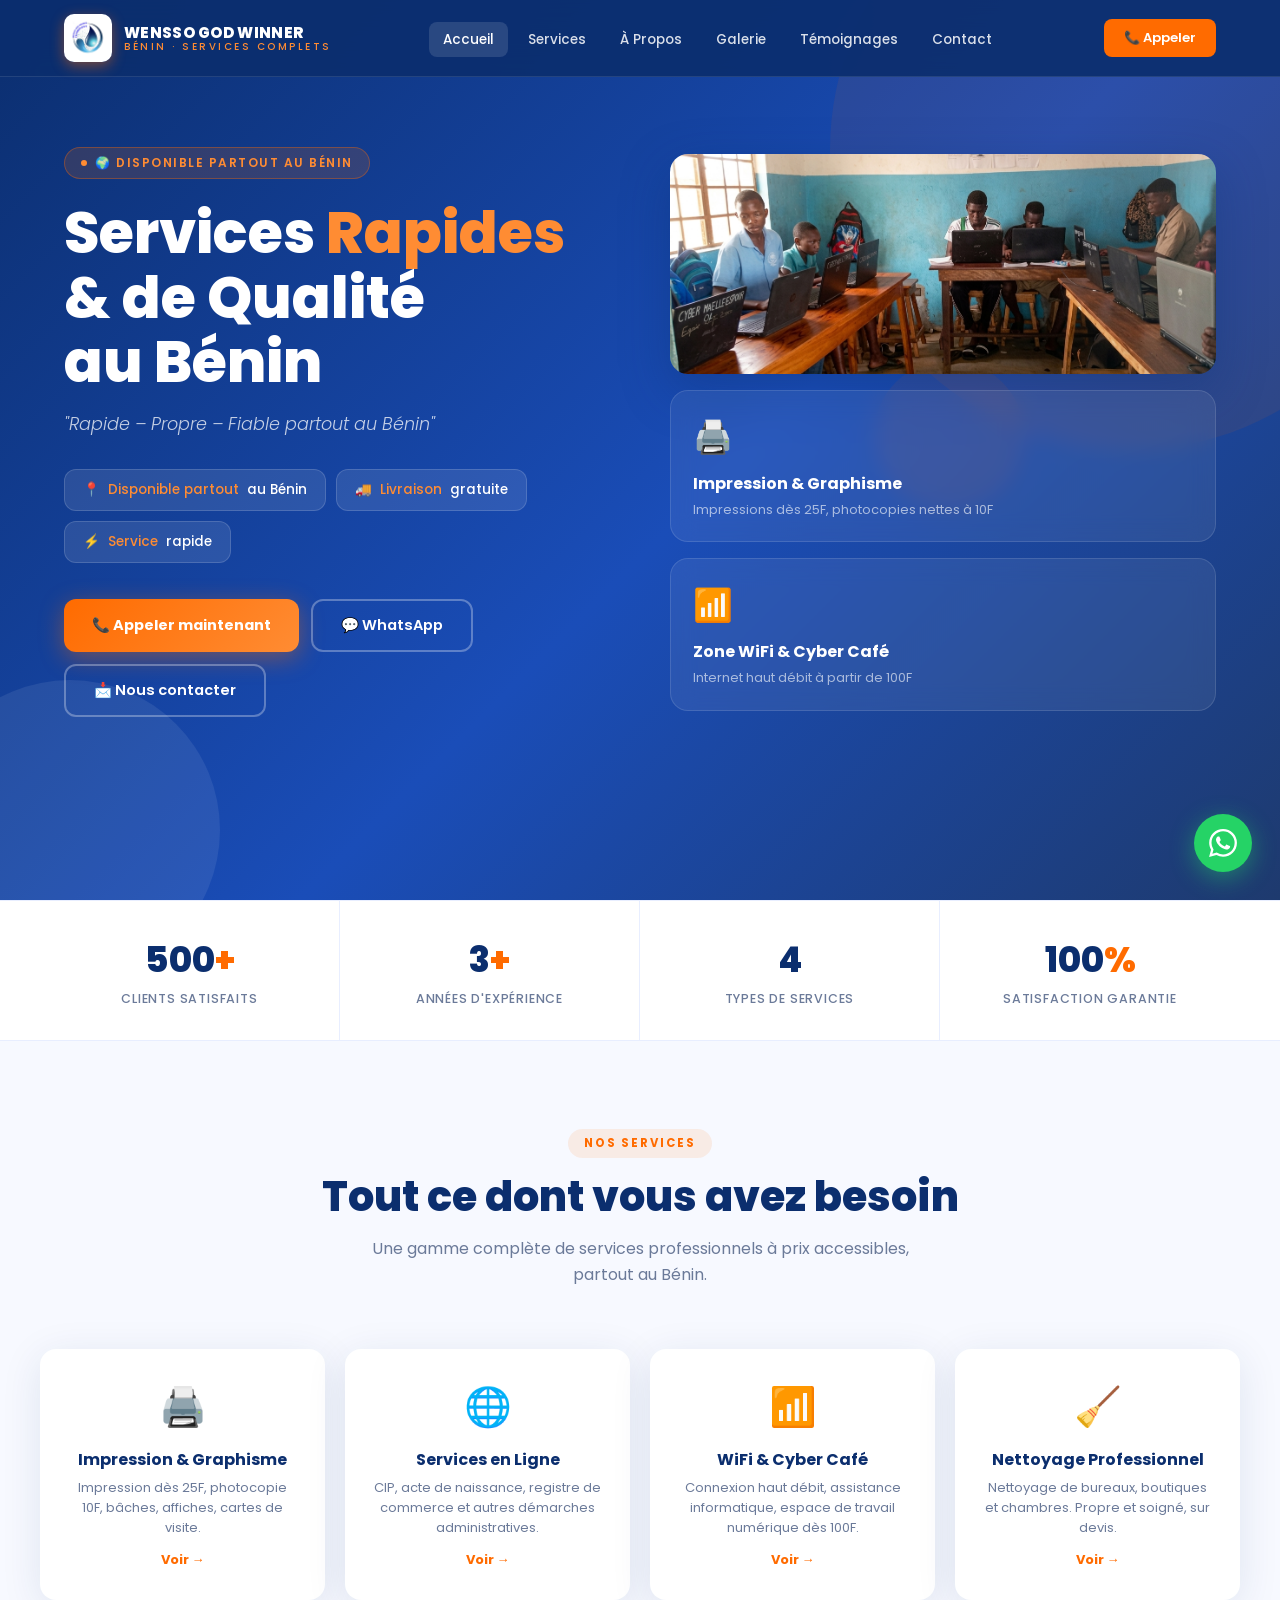
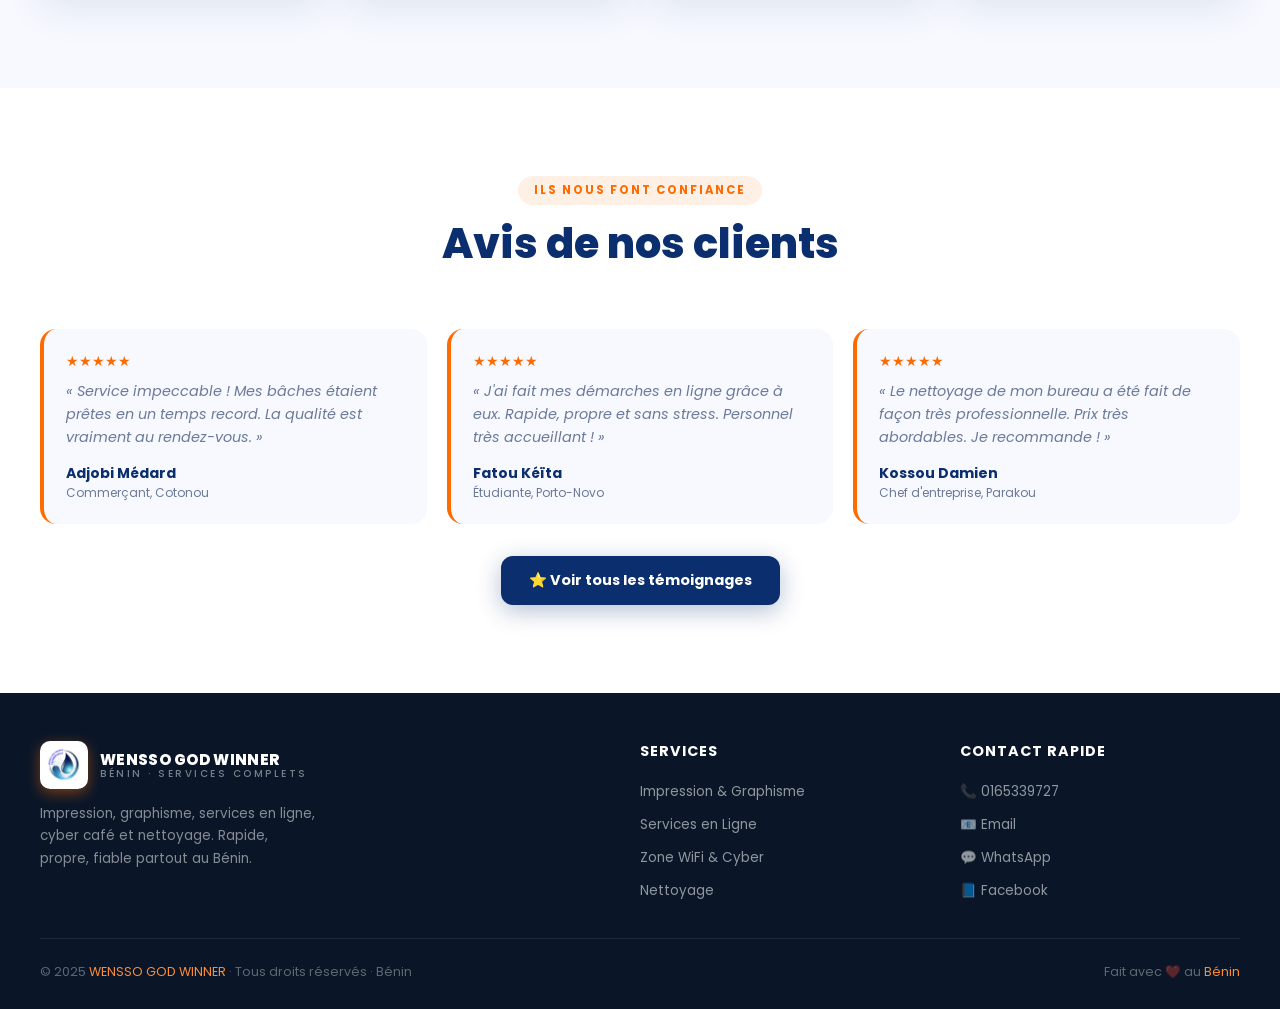
<file: index.html>
<!DOCTYPE html>
<html lang="fr">
<head>
<meta charset="UTF-8">
<meta name="viewport" content="width=device-width, initial-scale=1.0">
<title>WENSSO GOD WINNER – Accueil</title>
<link rel="stylesheet" href="style.css">
<style>
/* ─── HERO ─── */
#accueil{min-height:100vh;background:linear-gradient(135deg,var(--blue) 0%,var(--blue-mid) 55%,#1E3A6E 100%);position:relative;display:flex;align-items:center;overflow:hidden;padding-top:72px}
.hero-shapes{position:absolute;inset:0;pointer-events:none;overflow:hidden}
.hs{position:absolute;border-radius:50%;opacity:.08}
.hs1{width:600px;height:600px;background:var(--orange);top:-150px;right:-150px;animation:pulse 6s ease-in-out infinite}
.hs2{width:300px;height:300px;background:#fff;bottom:-80px;left:-80px;animation:pulse 8s ease-in-out infinite reverse}
.hs3{width:150px;height:150px;background:var(--orange);top:40%;right:20%;animation:pulse 5s ease-in-out infinite 1s}
.hero-grid{max-width:1200px;margin:auto;padding:60px 24px 80px;display:grid;grid-template-columns:1fr 1fr;gap:60px;align-items:center;position:relative;z-index:1}
.hero-badge{display:inline-flex;align-items:center;gap:8px;background:rgba(255,107,0,.15);border:1px solid rgba(255,107,0,.35);color:var(--orange-light);padding:6px 16px;border-radius:20px;font-size:12px;font-weight:600;letter-spacing:1.5px;text-transform:uppercase;margin-bottom:22px;animation:fadeUp .8s ease both}
.hero-badge::before{content:'';width:6px;height:6px;background:var(--orange-light);border-radius:50%;animation:blink 1.5s infinite}
h1{font-family:'Poppins',sans-serif;font-size:clamp(2.2rem,5vw,3.6rem);font-weight:800;color:#fff;line-height:1.12;margin-bottom:16px;animation:fadeUp .8s .1s ease both}
.hero-accent{color:var(--orange-light)}
.hero-slogan{font-size:1.1rem;color:rgba(255,255,255,.75);font-weight:300;margin-bottom:32px;font-style:italic;animation:fadeUp .8s .2s ease both}
.hero-pills{display:flex;flex-wrap:wrap;gap:10px;margin-bottom:36px;animation:fadeUp .8s .3s ease both}
.pill{background:rgba(255,255,255,.1);border:1px solid rgba(255,255,255,.15);color:#fff;padding:10px 18px;border-radius:12px;font-size:13.5px;font-weight:500;display:flex;align-items:center;gap:8px;backdrop-filter:blur(6px)}
.pill em{font-style:normal;color:var(--orange-light)}
.hero-btns{display:flex;flex-wrap:wrap;gap:12px;animation:fadeUp .8s .4s ease both}
.hero-visual{display:flex;flex-direction:column;gap:16px;animation:fadeRight .8s .2s ease both}
.hero-main-img{border-radius:18px;overflow:hidden;box-shadow:0 16px 48px rgba(11,46,110,.35)}
.hero-main-img img{width:100%;height:220px;object-fit:cover;display:block}
.hero-card{background:rgba(255,255,255,.07);border:1px solid rgba(255,255,255,.12);border-radius:18px;padding:22px;backdrop-filter:blur(12px);transition:.25s}
.hero-card:hover{background:rgba(255,255,255,.12);transform:translateX(4px)}
.hc-icon{font-size:2rem;margin-bottom:10px}
.hc-title{font-family:'Poppins',sans-serif;font-weight:700;color:#fff;font-size:1rem;margin-bottom:4px}
.hc-desc{color:rgba(255,255,255,.6);font-size:13px;line-height:1.5}

/* ─── STATS BAR ─── */
.stats-bar{background:var(--white);border-top:1px solid #E8EEFF;border-bottom:1px solid #E8EEFF}
.stats-bar .inner{display:grid;grid-template-columns:repeat(4,1fr);padding:0}
.stat-item{padding:32px 24px;text-align:center;border-right:1px solid #E8EEFF;transition:.25s}
.stat-item:last-child{border-right:none}
.stat-item:hover{background:var(--off-white)}
.stat-num{font-family:'Poppins',sans-serif;font-weight:800;font-size:2.2rem;color:var(--blue);margin-bottom:4px}
.stat-num span{color:var(--orange)}
.stat-label{font-size:12.5px;color:var(--gray);font-weight:500;text-transform:uppercase;letter-spacing:.8px}

/* ─── APERÇU SERVICES ─── */
#apercu{background:var(--off-white)}
.apercu-grid{display:grid;grid-template-columns:repeat(auto-fit,minmax(230px,1fr));gap:20px}
.apercu-card{background:#fff;border-radius:16px;padding:28px;text-align:center;box-shadow:var(--shadow);transition:.3s;text-decoration:none;color:inherit;border:1.5px solid transparent}
.apercu-card:hover{transform:translateY(-6px);border-color:rgba(255,107,0,.25);box-shadow:0 20px 50px rgba(11,46,110,.14)}
.apercu-icon{font-size:2.4rem;margin-bottom:12px;display:block}
.apercu-title{font-family:'Poppins',sans-serif;font-weight:700;color:var(--blue);font-size:1rem;margin-bottom:6px}
.apercu-desc{color:var(--gray);font-size:13px;line-height:1.55}
.apercu-arrow{display:inline-block;margin-top:12px;color:var(--orange);font-weight:700;font-size:13px}

/* ─── MINI TEMOIGNAGES ─── */
#mini-testi{background:var(--white)}
.mini-testi-grid{display:grid;grid-template-columns:repeat(auto-fit,minmax(280px,1fr));gap:20px}
.mini-testi-card{background:var(--off-white);border-radius:16px;padding:22px;border-left:4px solid var(--orange)}
.mt-stars{color:var(--orange);font-size:.9rem;margin-bottom:8px}
.mt-text{color:var(--gray);font-size:.9rem;font-style:italic;line-height:1.6;margin-bottom:14px}
.mt-name{font-weight:700;color:var(--blue);font-size:.88rem}
.mt-role{font-size:12px;color:var(--gray)}
.see-all-btn{display:block;text-align:center;margin-top:32px}

@media(max-width:900px){
  .hero-grid{grid-template-columns:1fr;gap:40px}
  .hero-visual{display:none}
  .stats-bar .inner{grid-template-columns:repeat(2,1fr)}
  .stat-item:nth-child(2){border-right:none}
}
@media(max-width:480px){
  .hero-btns{flex-direction:column}
  .btn-primary,.btn-outline{justify-content:center}
}
</style>
</head>
<body>

<nav>
  <div class="nav-inner">
    <a href="index.html" class="logo-wrap">
      <img src="logo.jpg" alt="WGW Logo" class="logo-mark-img">
      <div class="logo-text">WENSSO GOD WINNER<span>Bénin · Services Complets</span></div>
    </a>
    <ul class="nav-links">
      <li><a href="index.html" class="active">Accueil</a></li>
      <li><a href="services.html">Services</a></li>
      <li><a href="apropos.html">À Propos</a></li>
      <li><a href="galerie.html">Galerie</a></li>
      <li><a href="temoignages.html">Témoignages</a></li>
      <li><a href="contact.html">Contact</a></li>
    </ul>
    <a href="tel:+22965339727" class="nav-cta">📞 Appeler</a>
    <div class="burger" onclick="toggleMenu()"><span></span><span></span><span></span></div>
  </div>
</nav>
<div class="mobile-menu" id="mobileMenu">
  <a href="index.html" onclick="closeMenu()">🏠 Accueil</a>
  <a href="services.html" onclick="closeMenu()">🛠️ Services</a>
  <a href="apropos.html" onclick="closeMenu()">ℹ️ À Propos</a>
  <a href="galerie.html" onclick="closeMenu()">🖼️ Galerie</a>
  <a href="temoignages.html" onclick="closeMenu()">⭐ Témoignages</a>
  <a href="contact.html" onclick="closeMenu()">📩 Contact</a>
  <a href="tel:+22965339727" style="background:var(--orange);margin-top:8px;font-weight:700">📞 Appeler maintenant</a>
  <a href="https://wa.me/22965339727" target="_blank" style="background:#25D366;font-weight:700">💬 WhatsApp</a>
</div>

<!-- HERO -->
<section id="accueil">
  <div class="hero-shapes">
    <div class="hs hs1"></div><div class="hs hs2"></div><div class="hs hs3"></div>
  </div>
  <div class="hero-grid">
    <div>
      <div class="hero-badge">🌍 Disponible partout au Bénin</div>
      <h1>Services <span class="hero-accent">Rapides</span><br>& de Qualité<br>au Bénin</h1>
      <p class="hero-slogan">"Rapide – Propre – Fiable partout au Bénin"</p>
      <div class="hero-pills">
        <div class="pill">📍 <em>Disponible partout</em> au Bénin</div>
        <div class="pill">🚚 <em>Livraison</em> gratuite</div>
        <div class="pill">⚡ <em>Service</em> rapide</div>
      </div>
      <div class="hero-btns">
        <a href="tel:+22965339727" class="btn-primary">📞 Appeler maintenant</a>
        <a href="https://wa.me/22965339727" target="_blank" class="btn-outline">💬 WhatsApp</a>
        <a href="contact.html" class="btn-outline">📩 Nous contacter</a>
      </div>
    </div>
    <div class="hero-visual">
      <div class="hero-main-img">
        <img src="serv_2.png" alt="Services WENSSO GOD WINNER">
      </div>
      <div class="hero-card">
        <div class="hc-icon">🖨️</div>
        <div class="hc-title">Impression & Graphisme</div>
        <div class="hc-desc">Impressions dès 25F, photocopies nettes à 10F</div>
      </div>
      <div class="hero-card">
        <div class="hc-icon">📶</div>
        <div class="hc-title">Zone WiFi & Cyber Café</div>
        <div class="hc-desc">Internet haut débit à partir de 100F</div>
      </div>
    </div>
  </div>
</section>

<!-- STATS -->
<div class="stats-bar">
  <div class="inner">
    <div class="stat-item reveal"><div class="stat-num">500<span>+</span></div><div class="stat-label">Clients satisfaits</div></div>
    <div class="stat-item reveal"><div class="stat-num">3<span>+</span></div><div class="stat-label">Années d'expérience</div></div>
    <div class="stat-item reveal"><div class="stat-num">4</div><div class="stat-label">Types de services</div></div>
    <div class="stat-item reveal"><div class="stat-num">100<span>%</span></div><div class="stat-label">Satisfaction garantie</div></div>
  </div>
</div>

<!-- APERÇU SERVICES -->
<section id="apercu">
  <div class="inner">
    <div class="section-header reveal">
      <div class="section-tag">Nos Services</div>
      <h2 class="section-title">Tout ce dont vous avez besoin</h2>
      <p class="section-sub">Une gamme complète de services professionnels à prix accessibles, partout au Bénin.</p>
    </div>
    <div class="apercu-grid">
      <a href="services.html" class="apercu-card reveal">
        <span class="apercu-icon">🖨️</span>
        <div class="apercu-title">Impression & Graphisme</div>
        <div class="apercu-desc">Impression dès 25F, photocopie 10F, bâches, affiches, cartes de visite.</div>
        <div class="apercu-arrow">Voir →</div>
      </a>
      <a href="services.html" class="apercu-card reveal">
        <span class="apercu-icon">🌐</span>
        <div class="apercu-title">Services en Ligne</div>
        <div class="apercu-desc">CIP, acte de naissance, registre de commerce et autres démarches administratives.</div>
        <div class="apercu-arrow">Voir →</div>
      </a>
      <a href="services.html" class="apercu-card reveal">
        <span class="apercu-icon">📶</span>
        <div class="apercu-title">WiFi & Cyber Café</div>
        <div class="apercu-desc">Connexion haut débit, assistance informatique, espace de travail numérique dès 100F.</div>
        <div class="apercu-arrow">Voir →</div>
      </a>
      <a href="services.html" class="apercu-card reveal">
        <span class="apercu-icon">🧹</span>
        <div class="apercu-title">Nettoyage Professionnel</div>
        <div class="apercu-desc">Nettoyage de bureaux, boutiques et chambres. Propre et soigné, sur devis.</div>
        <div class="apercu-arrow">Voir →</div>
      </a>
    </div>
  </div>
</section>

<!-- MINI TÉMOIGNAGES -->
<section id="mini-testi">
  <div class="inner">
    <div class="section-header reveal">
      <div class="section-tag">Ils nous font confiance</div>
      <h2 class="section-title">Avis de nos clients</h2>
    </div>
    <div class="mini-testi-grid">
      <div class="mini-testi-card reveal">
        <div class="mt-stars">★★★★★</div>
        <p class="mt-text">« Service impeccable ! Mes bâches étaient prêtes en un temps record. La qualité est vraiment au rendez-vous. »</p>
        <div class="mt-name">Adjobi Médard</div>
        <div class="mt-role">Commerçant, Cotonou</div>
      </div>
      <div class="mini-testi-card reveal">
        <div class="mt-stars">★★★★★</div>
        <p class="mt-text">« J'ai fait mes démarches en ligne grâce à eux. Rapide, propre et sans stress. Personnel très accueillant ! »</p>
        <div class="mt-name">Fatou Kéïta</div>
        <div class="mt-role">Étudiante, Porto-Novo</div>
      </div>
      <div class="mini-testi-card reveal">
        <div class="mt-stars">★★★★★</div>
        <p class="mt-text">« Le nettoyage de mon bureau a été fait de façon très professionnelle. Prix très abordables. Je recommande ! »</p>
        <div class="mt-name">Kossou Damien</div>
        <div class="mt-role">Chef d'entreprise, Parakou</div>
      </div>
    </div>
    <div class="see-all-btn">
      <a href="temoignages.html" class="btn-primary" style="background:var(--blue);box-shadow:0 6px 24px rgba(11,46,110,.3)">⭐ Voir tous les témoignages</a>
    </div>
  </div>
</section>

<!-- FOOTER -->
<footer>
  <div class="footer-inner">
    <div>
      <a href="index.html" class="logo-wrap">
        <img src="logo.jpg" alt="WGW Logo" class="logo-mark-img">
        <div class="logo-text" style="color:#fff">WENSSO GOD WINNER<span style="color:rgba(255,255,255,.45)">Bénin · Services Complets</span></div>
      </a>
      <p class="footer-desc">Impression, graphisme, services en ligne, cyber café et nettoyage. Rapide, propre, fiable partout au Bénin.</p>
    </div>
    <div class="footer-col">
      <h4>Services</h4>
      <ul>
        <li><a href="services.html">Impression & Graphisme</a></li>
        <li><a href="services.html">Services en Ligne</a></li>
        <li><a href="services.html">Zone WiFi & Cyber</a></li>
        <li><a href="services.html">Nettoyage</a></li>
      </ul>
    </div>
    <div class="footer-col">
      <h4>Contact Rapide</h4>
      <ul>
        <li><a href="tel:+22965339727">📞 0165339727</a></li>
        <li><a href="mailto:ahononwenceslas@gmail.com">📧 Email</a></li>
        <li><a href="https://wa.me/22965339727" target="_blank">💬 WhatsApp</a></li>
        <li><a href="https://www.facebook.com/profile.php?id=100086452178644" target="_blank">📘 Facebook</a></li>
      </ul>
    </div>
  </div>
  <div class="footer-bottom">
    <p>© 2025 <span>WENSSO GOD WINNER</span> · Tous droits réservés · Bénin</p>
    <p>Fait avec ❤️ au <span>Bénin</span></p>
  </div>
</footer>

<a href="https://wa.me/22965339727" class="wa-float" target="_blank" aria-label="WhatsApp">
  <div class="wa-float-tooltip">Écrire sur WhatsApp</div>
  <svg viewBox="0 0 24 24"><path d="M17.472 14.382c-.297-.149-1.758-.867-2.03-.967-.273-.099-.471-.148-.67.15-.197.297-.767.966-.94 1.164-.173.199-.347.223-.644.075-.297-.15-1.255-.463-2.39-1.475-.883-.788-1.48-1.761-1.653-2.059-.173-.297-.018-.458.13-.606.134-.133.298-.347.446-.52.149-.174.198-.298.298-.497.099-.198.05-.371-.025-.52-.075-.149-.669-1.612-.916-2.207-.242-.579-.487-.5-.669-.51-.173-.008-.371-.01-.57-.01-.198 0-.52.074-.792.372-.272.297-1.04 1.016-1.04 2.479 0 1.462 1.065 2.875 1.213 3.074.149.198 2.096 3.2 5.077 4.487.709.306 1.262.489 1.694.625.712.227 1.36.195 1.871.118.571-.085 1.758-.719 2.006-1.413.248-.694.248-1.289.173-1.413-.074-.124-.272-.198-.57-.347m-5.421 7.403h-.004a9.87 9.87 0 01-5.031-1.378l-.361-.214-3.741.982.998-3.648-.235-.374a9.86 9.86 0 01-1.51-5.26c.001-5.45 4.436-9.884 9.888-9.884 2.64 0 5.122 1.03 6.988 2.898a9.825 9.825 0 012.893 6.994c-.003 5.45-4.437 9.884-9.885 9.884m8.413-18.297A11.815 11.815 0 0012.05 0C5.495 0 .16 5.335.157 11.892c0 2.096.547 4.142 1.588 5.945L.057 24l6.305-1.654a11.882 11.882 0 005.683 1.448h.005c6.554 0 11.89-5.335 11.893-11.893a11.821 11.821 0 00-3.48-8.413z"/></svg>
</a>
<script src="main.js"></script>
</body>
</html>
</file>
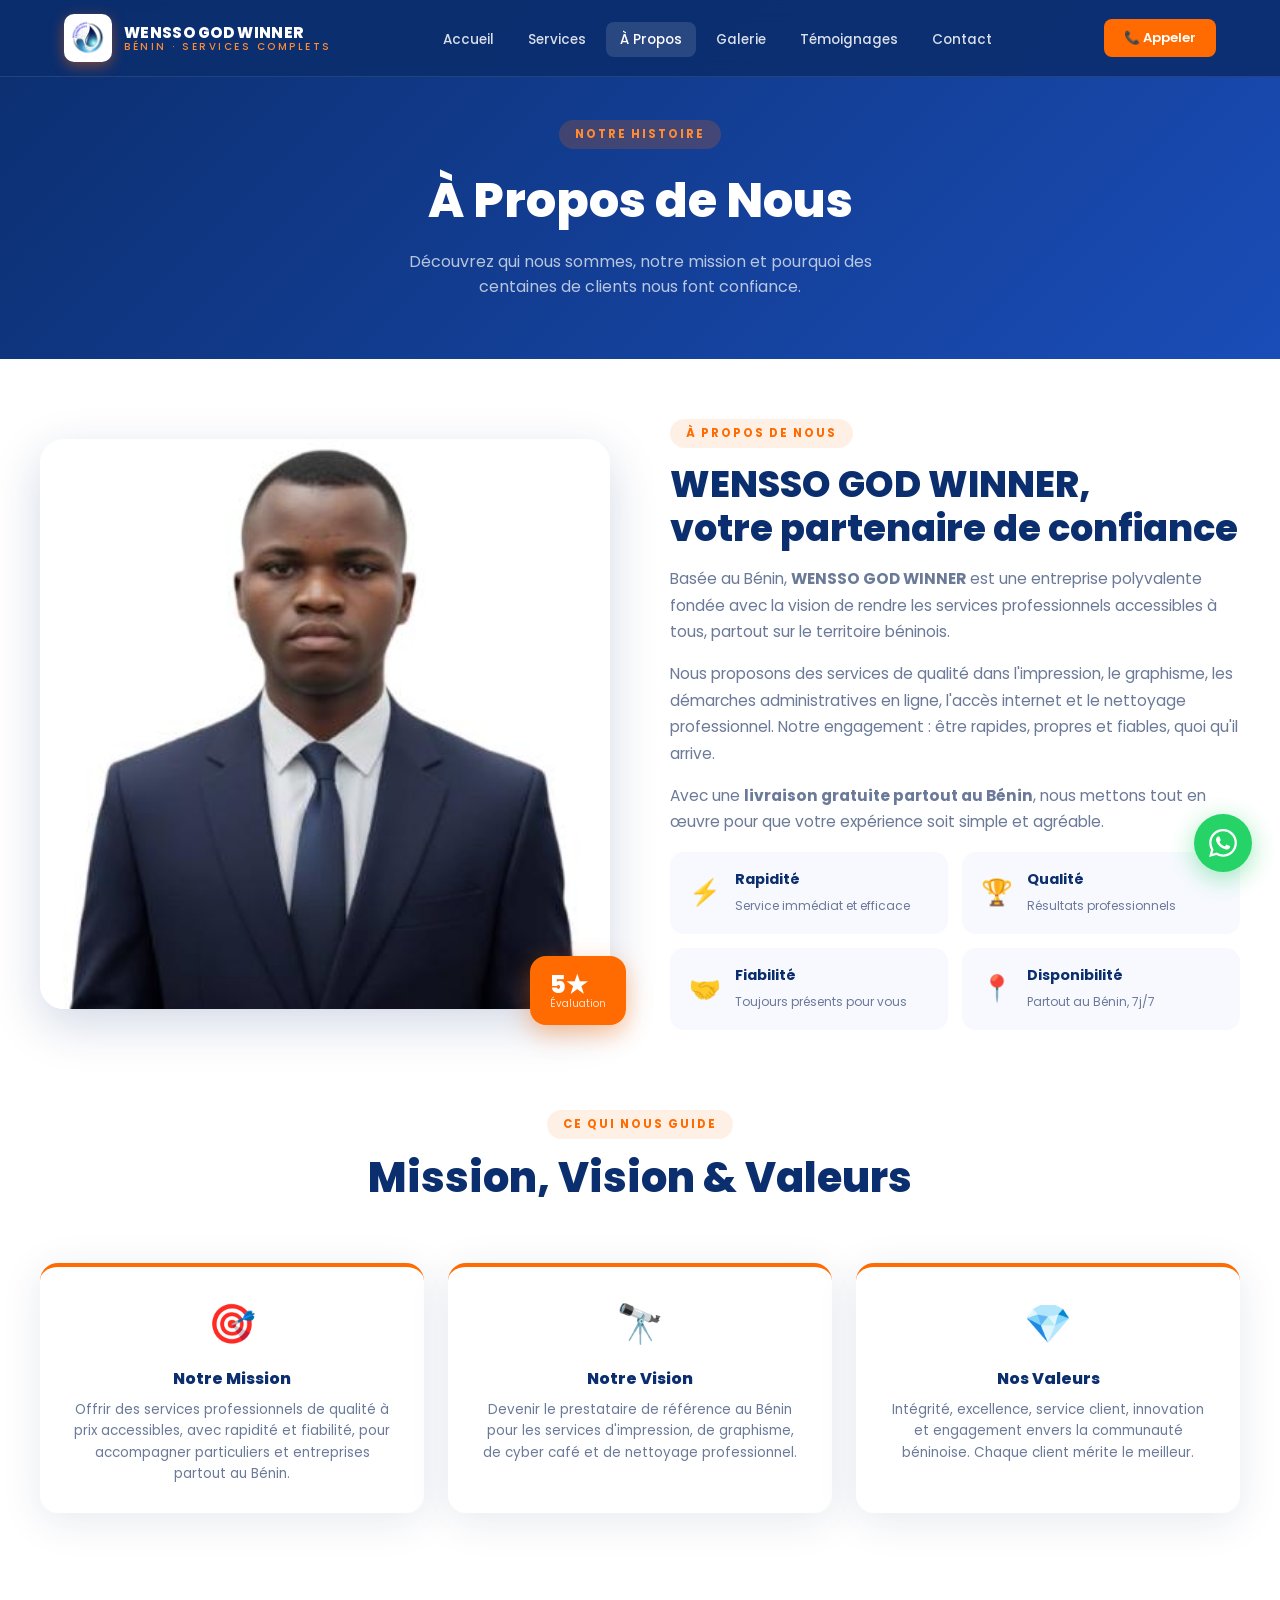
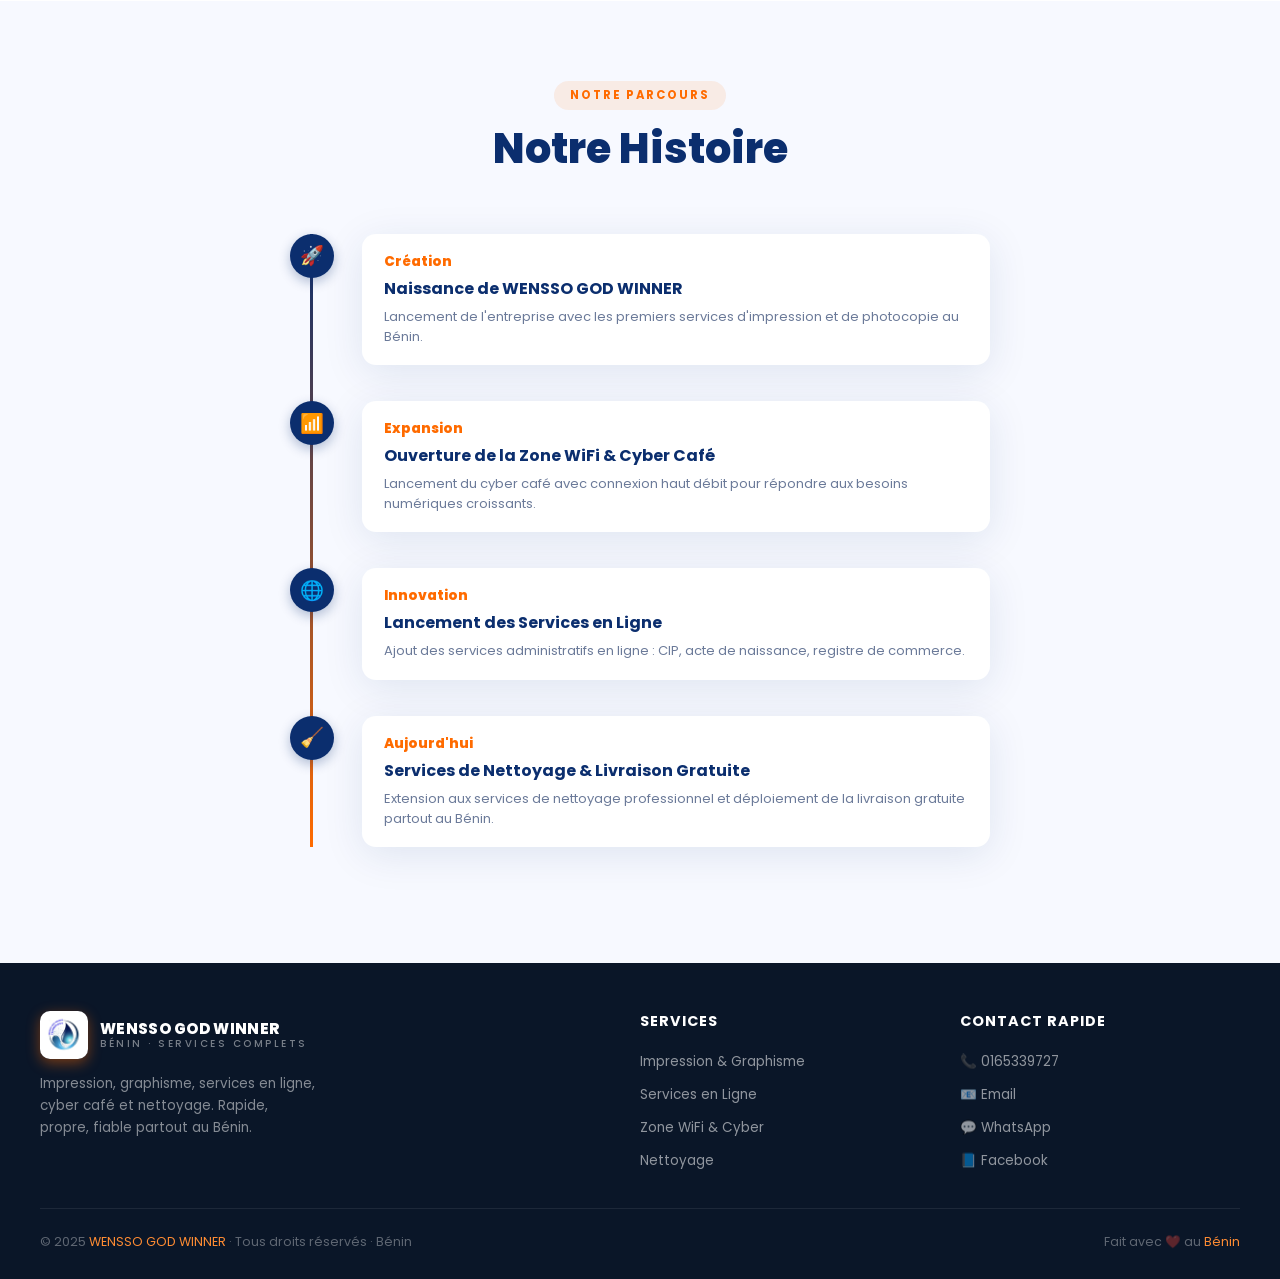
<file: apropos.html>
<!DOCTYPE html>
<html lang="fr">

<head>
  <meta charset="UTF-8">
  <meta name="viewport" content="width=device-width, initial-scale=1.0">
  <title>À Propos – WENSSO GOD WINNER</title>
  <link rel="stylesheet" href="style.css">
  <style>
    #apropos-page {
      background: var(--white);
      padding: 60px 24px 88px
    }

    .about-grid {
      display: grid;
      grid-template-columns: 1fr 1fr;
      gap: 60px;
      align-items: center;
      margin-bottom: 80px
    }

    .about-img-placeholder {
      aspect-ratio: 4/4;
      border-radius: 24px;
      overflow: hidden;
      position: relative;
      box-shadow: 0 16px 48px rgba(11, 46, 110, .18)
    }

    .about-img-placeholder img {
      width: 100%;
      height: 100%;
      object-fit: cover;
      display: block
    }

    .about-badge-float {
      position: absolute;
      bottom: 16px;
      right: 16px;
      background: var(--orange);
      color: #fff;
      padding: 14px 18px;
      border-radius: 14px;
      font-family: 'Poppins', sans-serif;
      font-weight: 800;
      font-size: 1.4rem;
      box-shadow: 0 8px 24px rgba(255, 107, 0, .4);
      line-height: 1.1;
      z-index: 2
    }

    .about-badge-float {
      position: absolute;
      bottom: -16px;
      right: -16px;
      background: var(--orange);
      color: #fff;
      padding: 16px 20px;
      border-radius: 16px;
      font-family: 'Poppins', sans-serif;
      font-weight: 800;
      font-size: 1.5rem;
      box-shadow: 0 8px 24px rgba(255, 107, 0, .4);
      line-height: 1.1
    }

    .about-badge-float small {
      display: block;
      font-size: 10px;
      font-weight: 400;
      opacity: .8
    }

    .about-content h2 {
      font-family: 'Poppins', sans-serif;
      font-weight: 800;
      font-size: clamp(1.7rem, 3.5vw, 2.3rem);
      color: var(--blue);
      line-height: 1.2;
      margin-bottom: 16px
    }

    .about-content p {
      color: var(--gray);
      line-height: 1.7;
      margin-bottom: 16px;
      font-size: .97rem
    }

    .values-grid {
      display: grid;
      grid-template-columns: 1fr 1fr;
      gap: 14px;
      margin-top: 8px
    }

    .value-card {
      background: var(--off-white);
      border-radius: 14px;
      padding: 16px;
      display: flex;
      align-items: center;
      gap: 12px;
      border: 1.5px solid transparent;
      transition: .25s
    }

    .value-card:hover {
      border-color: var(--orange);
      background: #FFF9F5
    }

    .v-icon {
      font-size: 1.6rem;
      min-width: 36px;
      text-align: center
    }

    .v-text strong {
      display: block;
      font-family: 'Poppins', sans-serif;
      font-weight: 700;
      font-size: .9rem;
      color: var(--blue);
      margin-bottom: 2px
    }

    .v-text span {
      font-size: 12px;
      color: var(--gray)
    }

    /* Timeline */
    #histoire {
      background: var(--off-white);
      padding: 80px 24px
    }

    .timeline {
      max-width: 700px;
      margin: 0 auto;
      position: relative
    }

    .timeline::before {
      content: '';
      position: absolute;
      left: 20px;
      top: 0;
      bottom: 0;
      width: 3px;
      background: linear-gradient(180deg, var(--blue), var(--orange))
    }

    .tl-item {
      display: flex;
      gap: 28px;
      margin-bottom: 36px;
      position: relative
    }

    .tl-dot {
      width: 44px;
      height: 44px;
      min-width: 44px;
      border-radius: 50%;
      background: var(--blue);
      display: flex;
      align-items: center;
      justify-content: center;
      font-size: 1.2rem;
      box-shadow: 0 4px 12px rgba(11, 46, 110, .3);
      position: relative;
      z-index: 1
    }

    .tl-content {
      background: #fff;
      border-radius: 14px;
      padding: 18px 22px;
      box-shadow: var(--shadow);
      flex: 1
    }

    .tl-year {
      font-family: 'Poppins', sans-serif;
      font-weight: 800;
      color: var(--orange);
      font-size: .85rem;
      margin-bottom: 4px
    }

    .tl-title {
      font-family: 'Poppins', sans-serif;
      font-weight: 700;
      color: var(--blue);
      font-size: 1rem;
      margin-bottom: 6px
    }

    .tl-desc {
      color: var(--gray);
      font-size: 13px;
      line-height: 1.55
    }

    /* Mission/Vision */
    .mv-grid {
      display: grid;
      grid-template-columns: 1fr 1fr 1fr;
      gap: 24px;
      margin-top: 16px
    }

    .mv-card {
      background: #fff;
      border-radius: 18px;
      padding: 28px;
      text-align: center;
      box-shadow: var(--shadow);
      border-top: 4px solid var(--orange)
    }

    .mv-icon {
      font-size: 2.4rem;
      margin-bottom: 14px
    }

    .mv-title {
      font-family: 'Poppins', sans-serif;
      font-weight: 800;
      color: var(--blue);
      font-size: 1rem;
      margin-bottom: 8px
    }

    .mv-desc {
      color: var(--gray);
      font-size: 13.5px;
      line-height: 1.6
    }

    @media(max-width:900px) {
      .about-grid {
        grid-template-columns: 1fr;
        gap: 32px
      }

      .values-grid {
        grid-template-columns: 1fr
      }

      .mv-grid {
        grid-template-columns: 1fr
      }
    }
  </style>
</head>

<body>

  <nav>
    <div class="nav-inner">
      <a href="index.html" class="logo-wrap">
        <img src="logo.jpg" alt="WGW Logo" class="logo-mark-img">
        <div class="logo-text">WENSSO GOD WINNER<span>Bénin · Services Complets</span></div>
      </a>
      <ul class="nav-links">
        <li><a href="index.html">Accueil</a></li>
        <li><a href="services.html">Services</a></li>
        <li><a href="apropos.html" class="active">À Propos</a></li>
        <li><a href="galerie.html">Galerie</a></li>
        <li><a href="temoignages.html">Témoignages</a></li>
        <li><a href="contact.html">Contact</a></li>
      </ul>
      <a href="tel:+22965339727" class="nav-cta">📞 Appeler</a>
      <div class="burger" onclick="toggleMenu()"><span></span><span></span><span></span></div>
    </div>
  </nav>
  <div class="mobile-menu" id="mobileMenu">
    <a href="index.html" onclick="closeMenu()">🏠 Accueil</a>
    <a href="services.html" onclick="closeMenu()">🛠️ Services</a>
    <a href="apropos.html" onclick="closeMenu()">ℹ️ À Propos</a>
    <a href="galerie.html" onclick="closeMenu()">🖼️ Galerie</a>
    <a href="temoignages.html" onclick="closeMenu()">⭐ Témoignages</a>
    <a href="contact.html" onclick="closeMenu()">📩 Contact</a>
    <a href="tel:+22965339727" style="background:var(--orange);margin-top:8px;font-weight:700">📞 Appeler</a>
    <a href="https://wa.me/22965339727" target="_blank" style="background:#25D366;font-weight:700">💬 WhatsApp</a>
  </div>

  <div class="page-hero">
    <div class="section-tag">Notre Histoire</div>
    <h1>À Propos de Nous</h1>
    <p>Découvrez qui nous sommes, notre mission et pourquoi des centaines de clients nous font confiance.</p>
  </div>

  <section id="apropos-page">
    <div class="inner">
      <div class="about-grid">
        <div style="position:relative" class="reveal">
          <div class="about-img-placeholder">
            <img src="photo_pro.jpg" alt="WENSSO GOD WINNER – Photo professionnelle">
          </div>
          <div class="about-badge-float">5★<small>Évaluation</small></div>
        </div>
        <div class="about-content reveal">
          <div class="section-tag">À Propos de Nous</div>
          <h2>WENSSO GOD WINNER,<br>votre partenaire de confiance</h2>
          <p>Basée au Bénin, <strong>WENSSO GOD WINNER</strong> est une entreprise polyvalente fondée avec la vision de
            rendre les services professionnels accessibles à tous, partout sur le territoire béninois.</p>
          <p>Nous proposons des services de qualité dans l'impression, le graphisme, les démarches administratives en
            ligne, l'accès internet et le nettoyage professionnel. Notre engagement : être rapides, propres et fiables,
            quoi qu'il arrive.</p>
          <p>Avec une <strong>livraison gratuite partout au Bénin</strong>, nous mettons tout en œuvre pour que votre
            expérience soit simple et agréable.</p>
          <div class="values-grid">
            <div class="value-card">
              <div class="v-icon">⚡</div>
              <div class="v-text"><strong>Rapidité</strong><span>Service immédiat et efficace</span></div>
            </div>
            <div class="value-card">
              <div class="v-icon">🏆</div>
              <div class="v-text"><strong>Qualité</strong><span>Résultats professionnels</span></div>
            </div>
            <div class="value-card">
              <div class="v-icon">🤝</div>
              <div class="v-text"><strong>Fiabilité</strong><span>Toujours présents pour vous</span></div>
            </div>
            <div class="value-card">
              <div class="v-icon">📍</div>
              <div class="v-text"><strong>Disponibilité</strong><span>Partout au Bénin, 7j/7</span></div>
            </div>
          </div>
        </div>
      </div>

      <!-- Mission Vision Valeurs -->
      <div class="section-header reveal">
        <div class="section-tag">Ce qui nous guide</div>
        <h2 class="section-title">Mission, Vision & Valeurs</h2>
      </div>
      <div class="mv-grid">
        <div class="mv-card reveal">
          <div class="mv-icon">🎯</div>
          <div class="mv-title">Notre Mission</div>
          <div class="mv-desc">Offrir des services professionnels de qualité à prix accessibles, avec rapidité et
            fiabilité, pour accompagner particuliers et entreprises partout au Bénin.</div>
        </div>
        <div class="mv-card reveal">
          <div class="mv-icon">🔭</div>
          <div class="mv-title">Notre Vision</div>
          <div class="mv-desc">Devenir le prestataire de référence au Bénin pour les services d'impression, de
            graphisme, de cyber café et de nettoyage professionnel.</div>
        </div>
        <div class="mv-card reveal">
          <div class="mv-icon">💎</div>
          <div class="mv-title">Nos Valeurs</div>
          <div class="mv-desc">Intégrité, excellence, service client, innovation et engagement envers la communauté
            béninoise. Chaque client mérite le meilleur.</div>
        </div>
      </div>
    </div>
  </section>

  <!-- Timeline -->
  <section id="histoire">
    <div class="inner">
      <div class="section-header reveal">
        <div class="section-tag">Notre Parcours</div>
        <h2 class="section-title">Notre Histoire</h2>
      </div>
      <div class="timeline">
        <div class="tl-item reveal">
          <div class="tl-dot">🚀</div>
          <div class="tl-content">
            <div class="tl-year">Création</div>
            <div class="tl-title">Naissance de WENSSO GOD WINNER</div>
            <div class="tl-desc">Lancement de l'entreprise avec les premiers services d'impression et de photocopie au
              Bénin.</div>
          </div>
        </div>
        <div class="tl-item reveal">
          <div class="tl-dot">📶</div>
          <div class="tl-content">
            <div class="tl-year">Expansion</div>
            <div class="tl-title">Ouverture de la Zone WiFi & Cyber Café</div>
            <div class="tl-desc">Lancement du cyber café avec connexion haut débit pour répondre aux besoins numériques
              croissants.</div>
          </div>
        </div>
        <div class="tl-item reveal">
          <div class="tl-dot">🌐</div>
          <div class="tl-content">
            <div class="tl-year">Innovation</div>
            <div class="tl-title">Lancement des Services en Ligne</div>
            <div class="tl-desc">Ajout des services administratifs en ligne : CIP, acte de naissance, registre de
              commerce.</div>
          </div>
        </div>
        <div class="tl-item reveal">
          <div class="tl-dot">🧹</div>
          <div class="tl-content">
            <div class="tl-year">Aujourd'hui</div>
            <div class="tl-title">Services de Nettoyage & Livraison Gratuite</div>
            <div class="tl-desc">Extension aux services de nettoyage professionnel et déploiement de la livraison
              gratuite partout au Bénin.</div>
          </div>
        </div>
      </div>
    </div>
  </section>

  <footer>
    <div class="footer-inner">
      <div>
        <a href="index.html" class="logo-wrap">
          <img src="logo.jpg" alt="WGW Logo" class="logo-mark-img">
          <div class="logo-text" style="color:#fff">WENSSO GOD WINNER<span style="color:rgba(255,255,255,.45)">Bénin ·
              Services Complets</span></div>
        </a>
        <p class="footer-desc">Impression, graphisme, services en ligne, cyber café et nettoyage. Rapide, propre, fiable
          partout au Bénin.</p>
      </div>
      <div class="footer-col">
        <h4>Services</h4>
        <ul>
          <li><a href="services.html">Impression & Graphisme</a></li>
          <li><a href="services.html">Services en Ligne</a></li>
          <li><a href="services.html">Zone WiFi & Cyber</a></li>
          <li><a href="services.html">Nettoyage</a></li>
        </ul>
      </div>
      <div class="footer-col">
        <h4>Contact Rapide</h4>
        <ul>
          <li><a href="tel:+22965339727">📞 0165339727</a></li>
          <li><a href="mailto:ahononwenceslas@gmail.com">📧 Email</a></li>
          <li><a href="https://wa.me/22965339727" target="_blank">💬 WhatsApp</a></li>
          <li><a href="https://www.facebook.com/profile.php?id=100086452178644" target="_blank">📘 Facebook</a></li>
        </ul>
      </div>
    </div>
    <div class="footer-bottom">
      <p>© 2025 <span>WENSSO GOD WINNER</span> · Tous droits réservés · Bénin</p>
      <p>Fait avec ❤️ au <span>Bénin</span></p>
    </div>
  </footer>

  <a href="https://wa.me/22965339727" class="wa-float" target="_blank" aria-label="WhatsApp">
    <div class="wa-float-tooltip">Écrire sur WhatsApp</div>
    <svg viewBox="0 0 24 24">
      <path
        d="M17.472 14.382c-.297-.149-1.758-.867-2.03-.967-.273-.099-.471-.148-.67.15-.197.297-.767.966-.94 1.164-.173.199-.347.223-.644.075-.297-.15-1.255-.463-2.39-1.475-.883-.788-1.48-1.761-1.653-2.059-.173-.297-.018-.458.13-.606.134-.133.298-.347.446-.52.149-.174.198-.298.298-.497.099-.198.05-.371-.025-.52-.075-.149-.669-1.612-.916-2.207-.242-.579-.487-.5-.669-.51-.173-.008-.371-.01-.57-.01-.198 0-.52.074-.792.372-.272.297-1.04 1.016-1.04 2.479 0 1.462 1.065 2.875 1.213 3.074.149.198 2.096 3.2 5.077 4.487.709.306 1.262.489 1.694.625.712.227 1.36.195 1.871.118.571-.085 1.758-.719 2.006-1.413.248-.694.248-1.289.173-1.413-.074-.124-.272-.198-.57-.347m-5.421 7.403h-.004a9.87 9.87 0 01-5.031-1.378l-.361-.214-3.741.982.998-3.648-.235-.374a9.86 9.86 0 01-1.51-5.26c.001-5.45 4.436-9.884 9.888-9.884 2.64 0 5.122 1.03 6.988 2.898a9.825 9.825 0 012.893 6.994c-.003 5.45-4.437 9.884-9.885 9.884m8.413-18.297A11.815 11.815 0 0012.05 0C5.495 0 .16 5.335.157 11.892c0 2.096.547 4.142 1.588 5.945L.057 24l6.305-1.654a11.882 11.882 0 005.683 1.448h.005c6.554 0 11.89-5.335 11.893-11.893a11.821 11.821 0 00-3.48-8.413z" />
    </svg>
  </a>
  <script src="main.js"></script>
</body>

</html>
</file>
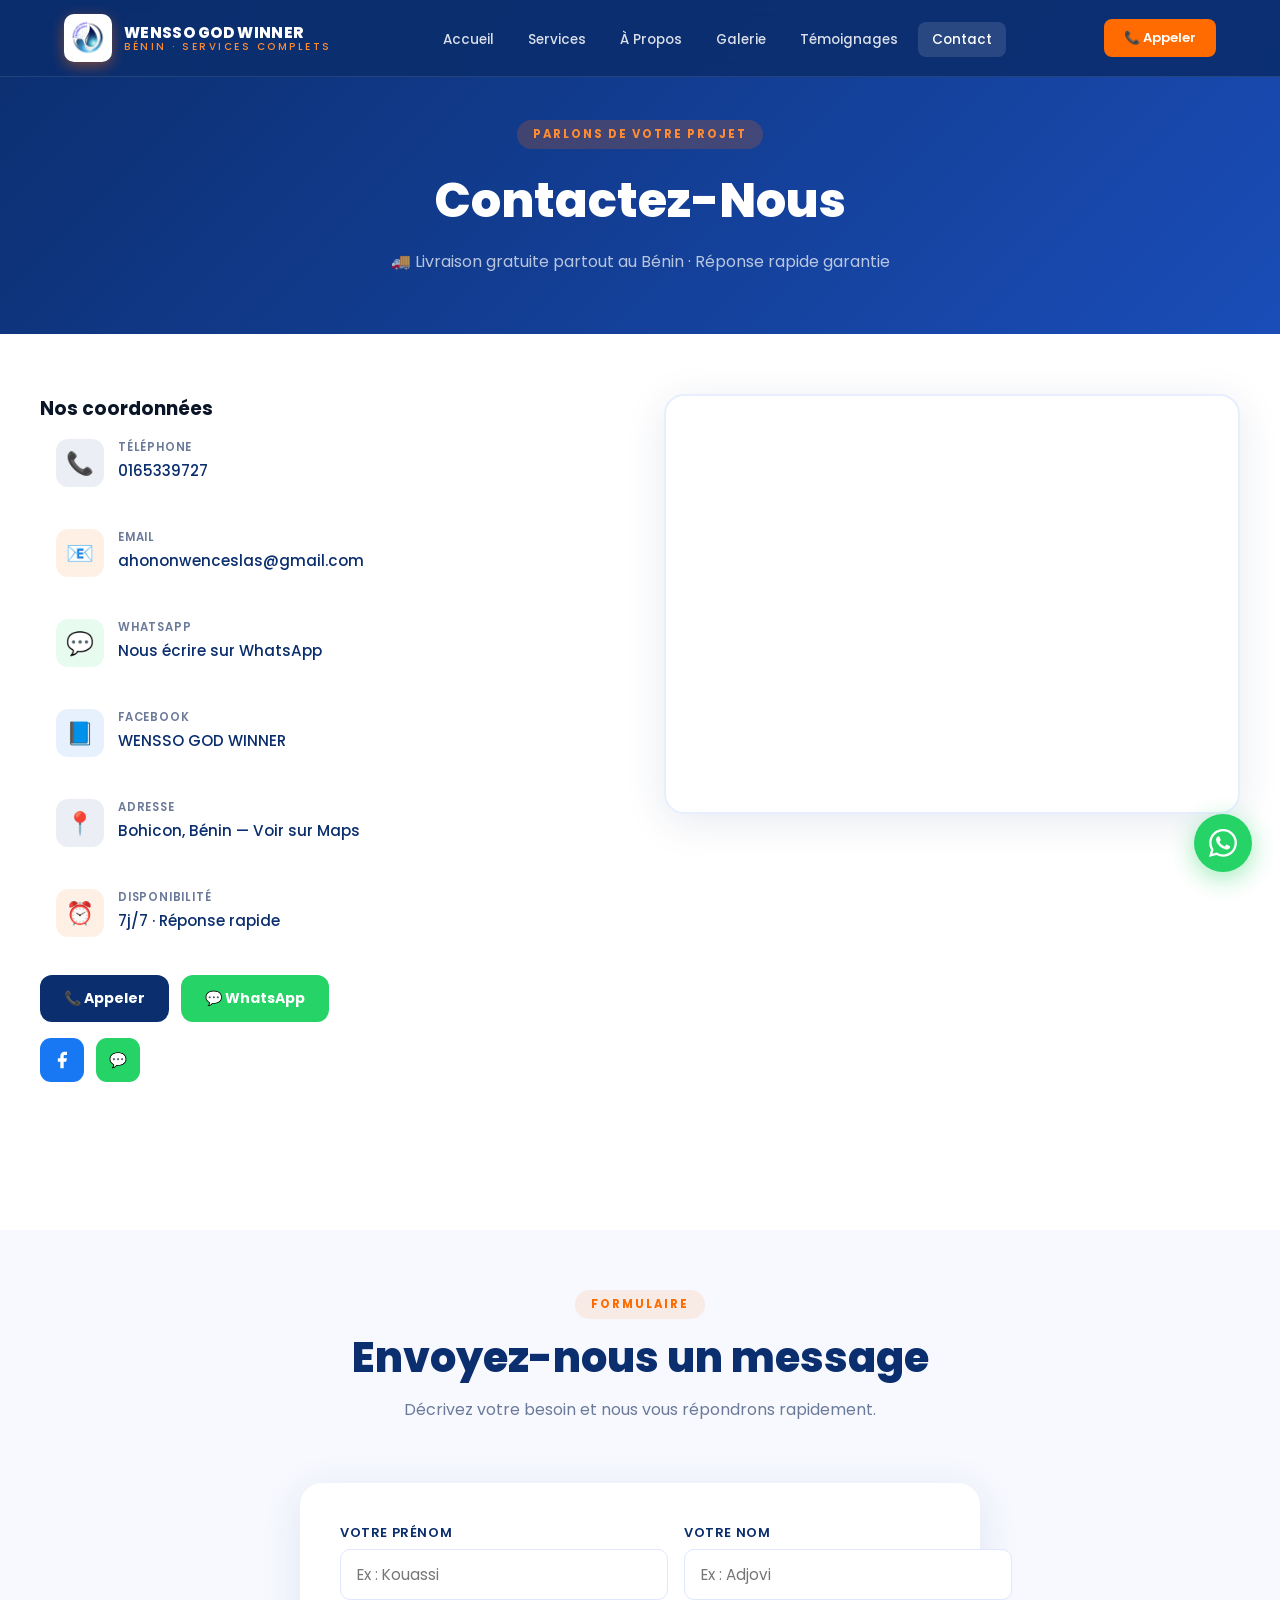
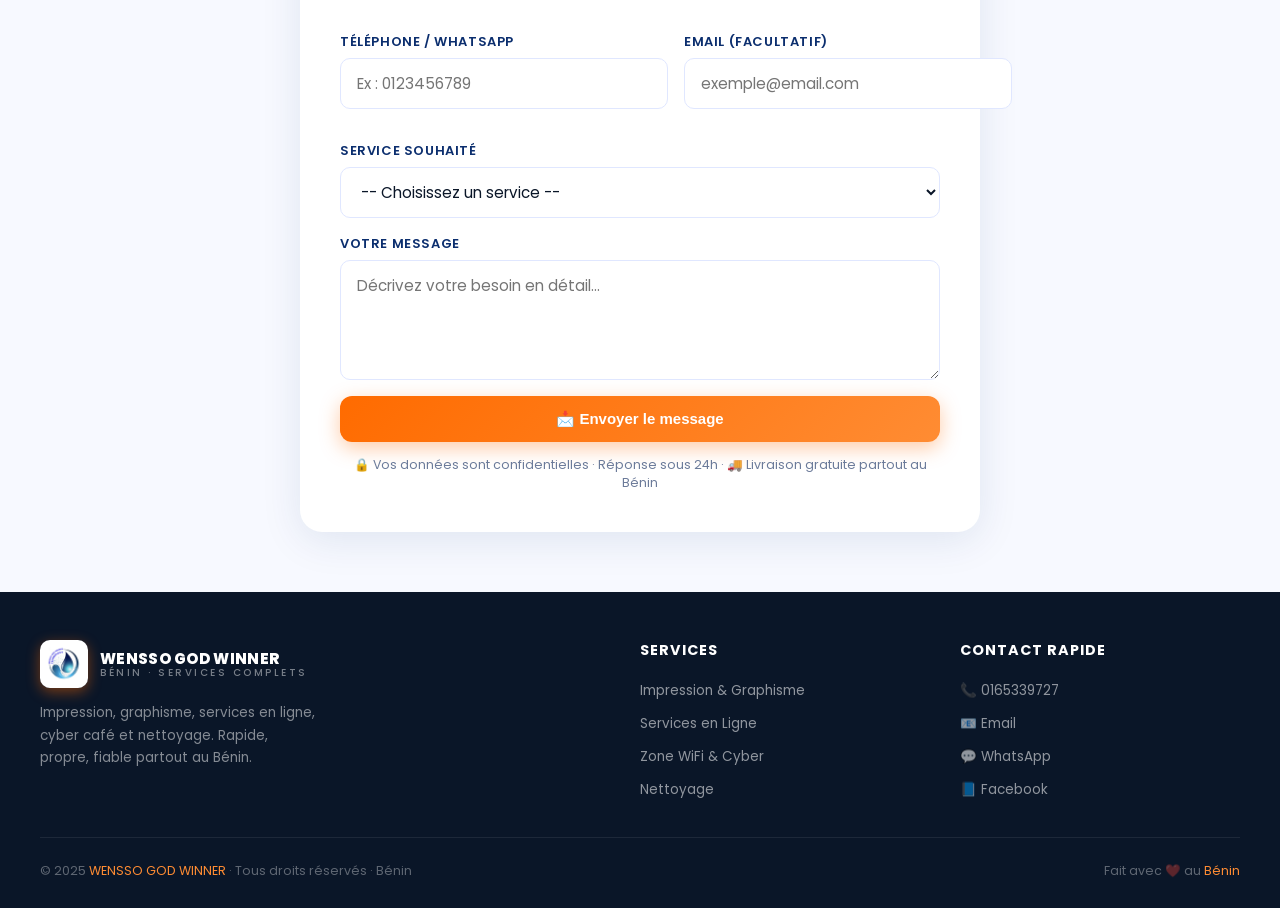
<file: contact.html>
<!DOCTYPE html>
<html lang="fr">
<head>
<meta charset="UTF-8">
<meta name="viewport" content="width=device-width, initial-scale=1.0">
<title>Contact – WENSSO GOD WINNER</title>
<link rel="stylesheet" href="style.css">
<style>
#contact-page{background:var(--white);padding:60px 24px 88px}
.contact-grid{display:grid;grid-template-columns:1fr 1fr;gap:48px;align-items:start;margin-bottom:60px}
.contact-info h3{font-family:'Poppins',sans-serif;font-weight:700;font-size:1.5rem;color:var(--blue);margin-bottom:24px}
.contact-item{display:flex;align-items:flex-start;gap:14px;padding:16px;border-radius:14px;margin-bottom:10px;transition:.25s;text-decoration:none;color:inherit}
.contact-item:hover{background:var(--off-white)}
.ci-icon{width:48px;height:48px;min-width:48px;border-radius:12px;display:flex;align-items:center;justify-content:center;font-size:1.4rem}
.ci-icon.blue{background:rgba(11,46,110,.08)}
.ci-icon.orange{background:rgba(255,107,0,.1)}
.ci-icon.green{background:rgba(37,211,102,.1)}
.ci-icon.fb{background:rgba(24,119,242,.1)}
.ci-label{font-size:11.5px;font-weight:600;color:var(--gray);letter-spacing:.8px;text-transform:uppercase;margin-bottom:3px}
.ci-value{font-size:.95rem;font-weight:500;color:var(--blue)}
.map-container{border-radius:20px;overflow:hidden;box-shadow:var(--shadow);border:2px solid #E8EEFF;height:420px;position:relative}
.map-placeholder{width:100%;height:100%;background:linear-gradient(135deg,#EEF2FF,#DBEAFE);display:flex;flex-direction:column;align-items:center;justify-content:center;gap:10px}
.map-placeholder a{text-decoration:none;display:flex;flex-direction:column;align-items:center;gap:6px;color:var(--blue);font-weight:600;font-size:.95rem}
.map-placeholder span.pin{font-size:3rem;animation:bounce 1.5s infinite}
@keyframes bounce{0%,100%{transform:translateY(0)}50%{transform:translateY(-8px)}}
.contact-cta-row{display:flex;gap:12px;flex-wrap:wrap;margin-top:22px}
.social-row{display:flex;gap:12px;margin-top:16px}
.social-btn{width:44px;height:44px;border-radius:11px;display:flex;align-items:center;justify-content:center;text-decoration:none;font-size:1.1rem;transition:.25s}
.social-btn.fb{background:#1877F2;color:#fff}
.social-btn.wa{background:#25D366;color:#fff;font-size:.9rem}
.social-btn:hover{transform:scale(1.1)}

/* Form */
.contact-form-section{background:var(--off-white);padding:60px 24px}
.form-box{background:#fff;border-radius:22px;padding:40px;box-shadow:var(--shadow);max-width:680px;margin:0 auto}
.form-row{display:grid;grid-template-columns:1fr 1fr;gap:16px;margin-bottom:16px}
.form-group{display:flex;flex-direction:column;gap:6px;margin-bottom:16px}
.form-group label{font-size:13px;font-weight:600;color:var(--blue);text-transform:uppercase;letter-spacing:.6px}
.form-group input,.form-group textarea,.form-group select{padding:13px 16px;border:1.5px solid #E0E7FF;border-radius:10px;font-family:'Poppins',sans-serif;font-size:.95rem;color:var(--dark);transition:.2s;background:#fff}
.form-group input:focus,.form-group textarea:focus,.form-group select:focus{outline:none;border-color:var(--blue-light);box-shadow:0 0 0 3px rgba(46,111,217,.1)}
.form-group textarea{resize:vertical;min-height:120px}
.form-submit{background:linear-gradient(135deg,var(--orange),var(--orange-light));color:#fff;padding:14px 32px;border:none;border-radius:12px;font-weight:700;font-size:15px;cursor:pointer;width:100%;display:flex;align-items:center;justify-content:center;gap:8px;transition:.25s;box-shadow:0 6px 20px rgba(255,107,0,.35)}
.form-submit:hover{transform:translateY(-2px);box-shadow:0 10px 28px rgba(255,107,0,.45)}
.form-note{text-align:center;margin-top:14px;font-size:12.5px;color:var(--gray)}

@media(max-width:900px){
  .contact-grid{grid-template-columns:1fr;gap:32px}
  .form-row{grid-template-columns:1fr}
}
@media(max-width:480px){
  .contact-cta-row{flex-direction:column}
  .form-box{padding:24px 16px}
}
</style>
</head>
<body>

<nav>
  <div class="nav-inner">
    <a href="index.html" class="logo-wrap">
      <img src="logo.jpg" alt="WGW Logo" class="logo-mark-img">
      <div class="logo-text">WENSSO GOD WINNER<span>Bénin · Services Complets</span></div>
    </a>
    <ul class="nav-links">
      <li><a href="index.html">Accueil</a></li>
      <li><a href="services.html">Services</a></li>
      <li><a href="apropos.html">À Propos</a></li>
      <li><a href="galerie.html">Galerie</a></li>
      <li><a href="temoignages.html">Témoignages</a></li>
      <li><a href="contact.html" class="active">Contact</a></li>
    </ul>
    <a href="tel:+22965339727" class="nav-cta">📞 Appeler</a>
    <div class="burger" onclick="toggleMenu()"><span></span><span></span><span></span></div>
  </div>
</nav>
<div class="mobile-menu" id="mobileMenu">
  <a href="index.html" onclick="closeMenu()">🏠 Accueil</a>
  <a href="services.html" onclick="closeMenu()">🛠️ Services</a>
  <a href="apropos.html" onclick="closeMenu()">ℹ️ À Propos</a>
  <a href="galerie.html" onclick="closeMenu()">🖼️ Galerie</a>
  <a href="temoignages.html" onclick="closeMenu()">⭐ Témoignages</a>
  <a href="contact.html" onclick="closeMenu()">📩 Contact</a>
  <a href="tel:+22965339727" style="background:var(--orange);margin-top:8px;font-weight:700">📞 Appeler</a>
  <a href="https://wa.me/22965339727" target="_blank" style="background:#25D366;font-weight:700">💬 WhatsApp</a>
</div>

<div class="page-hero">
  <div class="section-tag">Parlons de votre projet</div>
  <h1>Contactez-Nous</h1>
  <p>🚚 Livraison gratuite partout au Bénin · Réponse rapide garantie</p>
</div>

<section id="contact-page">
  <div class="inner">
    <div class="contact-grid">
      <div class="reveal">
        <h3>Nos coordonnées</h3>
        <a href="tel:+22965339727" class="contact-item">
          <div class="ci-icon blue">📞</div>
          <div><div class="ci-label">Téléphone</div><div class="ci-value">0165339727</div></div>
        </a>
        <a href="mailto:ahononwenceslas@gmail.com" class="contact-item">
          <div class="ci-icon orange">📧</div>
          <div><div class="ci-label">Email</div><div class="ci-value">ahononwenceslas@gmail.com</div></div>
        </a>
        <a href="https://wa.me/22965339727" target="_blank" class="contact-item">
          <div class="ci-icon green">💬</div>
          <div><div class="ci-label">WhatsApp</div><div class="ci-value">Nous écrire sur WhatsApp</div></div>
        </a>
        <a href="https://www.facebook.com/profile.php?id=100086452178644" target="_blank" class="contact-item">
          <div class="ci-icon fb">📘</div>
          <div><div class="ci-label">Facebook</div><div class="ci-value">WENSSO GOD WINNER</div></div>
        </a>
        <div class="contact-item" style="cursor:default">
          <div class="ci-icon blue">📍</div>
          <div><div class="ci-label">Adresse</div><div class="ci-value"><a href="https://maps.app.goo.gl/HQcLNQxFM9LfY7s8A" target="_blank" style="color:var(--blue);text-decoration:none">Bohicon, Bénin — Voir sur Maps</a></div></div>
        </div>
        <div class="contact-item" style="cursor:default">
          <div class="ci-icon orange">⏰</div>
          <div><div class="ci-label">Disponibilité</div><div class="ci-value">7j/7 · Réponse rapide</div></div>
        </div>
        <div class="contact-cta-row">
          <a href="tel:+22965339727" class="btn-call">📞 Appeler</a>
          <a href="https://wa.me/22965339727" target="_blank" class="btn-wa">💬 WhatsApp</a>
        </div>
        <div class="social-row">
          <a href="https://www.facebook.com/profile.php?id=100086452178644" target="_blank" class="social-btn fb" title="Facebook">
            <svg width="20" height="20" viewBox="0 0 24 24" fill="white"><path d="M18 2h-3a5 5 0 00-5 5v3H7v4h3v8h4v-8h3l1-4h-4V7a1 1 0 011-1h3z"/></svg>
          </a>
          <a href="https://wa.me/22965339727" target="_blank" class="social-btn wa" title="WhatsApp">💬</a>
        </div>
      </div>

      <div class="map-container reveal">
        <iframe
          src="https://www.google.com/maps/embed?pb=!1m18!1m12!1m3!1d3963.0!2d2.0697!3d7.1796!2m3!1f0!2f0!3f0!3m2!1i1024!2i768!4f13.1!3m3!1m2!1s0x10251914f0aba4d9%3A0xcdf51f1888d03e3f!2sWENSSO%20GOD%20WINNER!5e0!3m2!1sfr!2sbj!4v1620000000000"
          width="100%" height="100%" style="border:0;display:block"
          allowfullscreen="" loading="lazy" referrerpolicy="no-referrer-when-downgrade"
          title="Localisation WENSSO GOD WINNER – Bohicon, Bénin">
        </iframe>
      </div>
    </div>
  </div>
</section>
<!-- FORMULAIRE DE CONTACT -->
<section class="contact-form-section">
  <div class="inner">

    <div class="section-header reveal">
      <div class="section-tag">Formulaire</div>

      <h2 class="section-title">
        Envoyez-nous un message
      </h2>

      <p class="section-sub">
        Décrivez votre besoin et nous vous répondrons rapidement.
      </p>
    </div>

    <div class="form-box reveal">

      <form action="https://api.staticforms.dev/submit" method="POST">

        <!-- CLÉ API -->
        <input 
          type="hidden" 
          name="apiKey"
          value="sf_6ea1dd35bf86ec52e70bf701"
        >

        <!-- EMAIL DE RÉCEPTION -->
        <input 
          type="hidden"
          name="replyTo"
          value="ahononwenceslas@gmail.com"
        >

        <!-- Sujet du mail -->
        <input
          type="hidden"
          name="subject"
          value="Nouveau message depuis le site"
        >

        <div class="form-row">

          <div class="form-group">
            <label>Votre prénom</label>

            <input 
              type="text"
              name="prenom"
              placeholder="Ex : Kouassi"
              required
            >
          </div>

          <div class="form-group">
            <label>Votre nom</label>

            <input 
              type="text"
              name="nom"
              placeholder="Ex : Adjovi"
              required
            >
          </div>

        </div>

        <div class="form-row">

          <div class="form-group">
            <label>Téléphone / WhatsApp</label>

            <input 
              type="tel"
              name="telephone"
              placeholder="Ex : 0123456789"
              required
            >
          </div>

          <div class="form-group">
            <label>Email (facultatif)</label>

            <input 
              type="email"
              name="email"
              placeholder="exemple@email.com"
            >
          </div>

        </div>

        <div class="form-group">

          <label>Service souhaité</label>

          <select name="service" required>

            <option value="">
              -- Choisissez un service --
            </option>

            <option>
              Impression & Photocopie
            </option>

            <option>
              Bâche publicitaire
            </option>

            <option>
              Affiche / Carte de visite
            </option>

            <option>
              Services en ligne (CIP, Acte…)
            </option>

            <option>
              Zone WiFi & Cyber Café
            </option>

            <option>
              Nettoyage professionnel
            </option>

            <option>
              Autre
            </option>

          </select>

        </div>

        <div class="form-group">

          <label>Votre message</label>

          <textarea
            name="message"
            placeholder="Décrivez votre besoin en détail…"
            required
          ></textarea>

        </div>

        <button type="submit" class="form-submit">
          📩 Envoyer le message
        </button>

      </form>

      <p class="form-note">
        🔒 Vos données sont confidentielles ·
        Réponse sous 24h ·
        🚚 Livraison gratuite partout au Bénin
      </p>

    </div>
  </div>
</section>

<footer>
  <div class="footer-inner">
    <div>
      <a href="index.html" class="logo-wrap">
        <img src="logo.jpg" alt="WGW Logo" class="logo-mark-img">
        <div class="logo-text" style="color:#fff">WENSSO GOD WINNER<span style="color:rgba(255,255,255,.45)">Bénin · Services Complets</span></div>
      </a>
      <p class="footer-desc">Impression, graphisme, services en ligne, cyber café et nettoyage. Rapide, propre, fiable partout au Bénin.</p>
    </div>
    <div class="footer-col"><h4>Services</h4><ul>
      <li><a href="services.html">Impression & Graphisme</a></li>
      <li><a href="services.html">Services en Ligne</a></li>
      <li><a href="services.html">Zone WiFi & Cyber</a></li>
      <li><a href="services.html">Nettoyage</a></li>
    </ul></div>
    <div class="footer-col"><h4>Contact Rapide</h4><ul>
      <li><a href="tel:+22965339727">📞 0165339727</a></li>
      <li><a href="mailto:ahononwenceslas@gmail.com">📧 Email</a></li>
      <li><a href="https://wa.me/22965339727" target="_blank">💬 WhatsApp</a></li>
      <li><a href="https://www.facebook.com/profile.php?id=100086452178644" target="_blank">📘 Facebook</a></li>
    </ul></div>
  </div>
  <div class="footer-bottom">
    <p>© 2025 <span>WENSSO GOD WINNER</span> · Tous droits réservés · Bénin</p>
    <p>Fait avec ❤️ au <span>Bénin</span></p>
  </div>
</footer>

<a href="https://wa.me/22965339727" class="wa-float" target="_blank" aria-label="WhatsApp">
  <div class="wa-float-tooltip">Écrire sur WhatsApp</div>
  <svg viewBox="0 0 24 24"><path d="M17.472 14.382c-.297-.149-1.758-.867-2.03-.967-.273-.099-.471-.148-.67.15-.197.297-.767.966-.94 1.164-.173.199-.347.223-.644.075-.297-.15-1.255-.463-2.39-1.475-.883-.788-1.48-1.761-1.653-2.059-.173-.297-.018-.458.13-.606.134-.133.298-.347.446-.52.149-.174.198-.298.298-.497.099-.198.05-.371-.025-.52-.075-.149-.669-1.612-.916-2.207-.242-.579-.487-.5-.669-.51-.173-.008-.371-.01-.57-.01-.198 0-.52.074-.792.372-.272.297-1.04 1.016-1.04 2.479 0 1.462 1.065 2.875 1.213 3.074.149.198 2.096 3.2 5.077 4.487.709.306 1.262.489 1.694.625.712.227 1.36.195 1.871.118.571-.085 1.758-.719 2.006-1.413.248-.694.248-1.289.173-1.413-.074-.124-.272-.198-.57-.347m-5.421 7.403h-.004a9.87 9.87 0 01-5.031-1.378l-.361-.214-3.741.982.998-3.648-.235-.374a9.86 9.86 0 01-1.51-5.26c.001-5.45 4.436-9.884 9.888-9.884 2.64 0 5.122 1.03 6.988 2.898a9.825 9.825 0 012.893 6.994c-.003 5.45-4.437 9.884-9.885 9.884m8.413-18.297A11.815 11.815 0 0012.05 0C5.495 0 .16 5.335.157 11.892c0 2.096.547 4.142 1.588 5.945L.057 24l6.305-1.654a11.882 11.882 0 005.683 1.448h.005c6.554 0 11.89-5.335 11.893-11.893a11.821 11.821 0 00-3.48-8.413z"/></svg>
</a>
<script src="main.js"></script>
<script>
function sendMessage(){
  alert('✅ Merci ! Votre message a bien été envoyé.\nNous vous répondrons dans les plus brefs délais.\n\n📞 Pour une réponse immédiate, appelez le 0165339727 ou écrivez sur WhatsApp.');
}
</script>
</body>
</html>
</file>
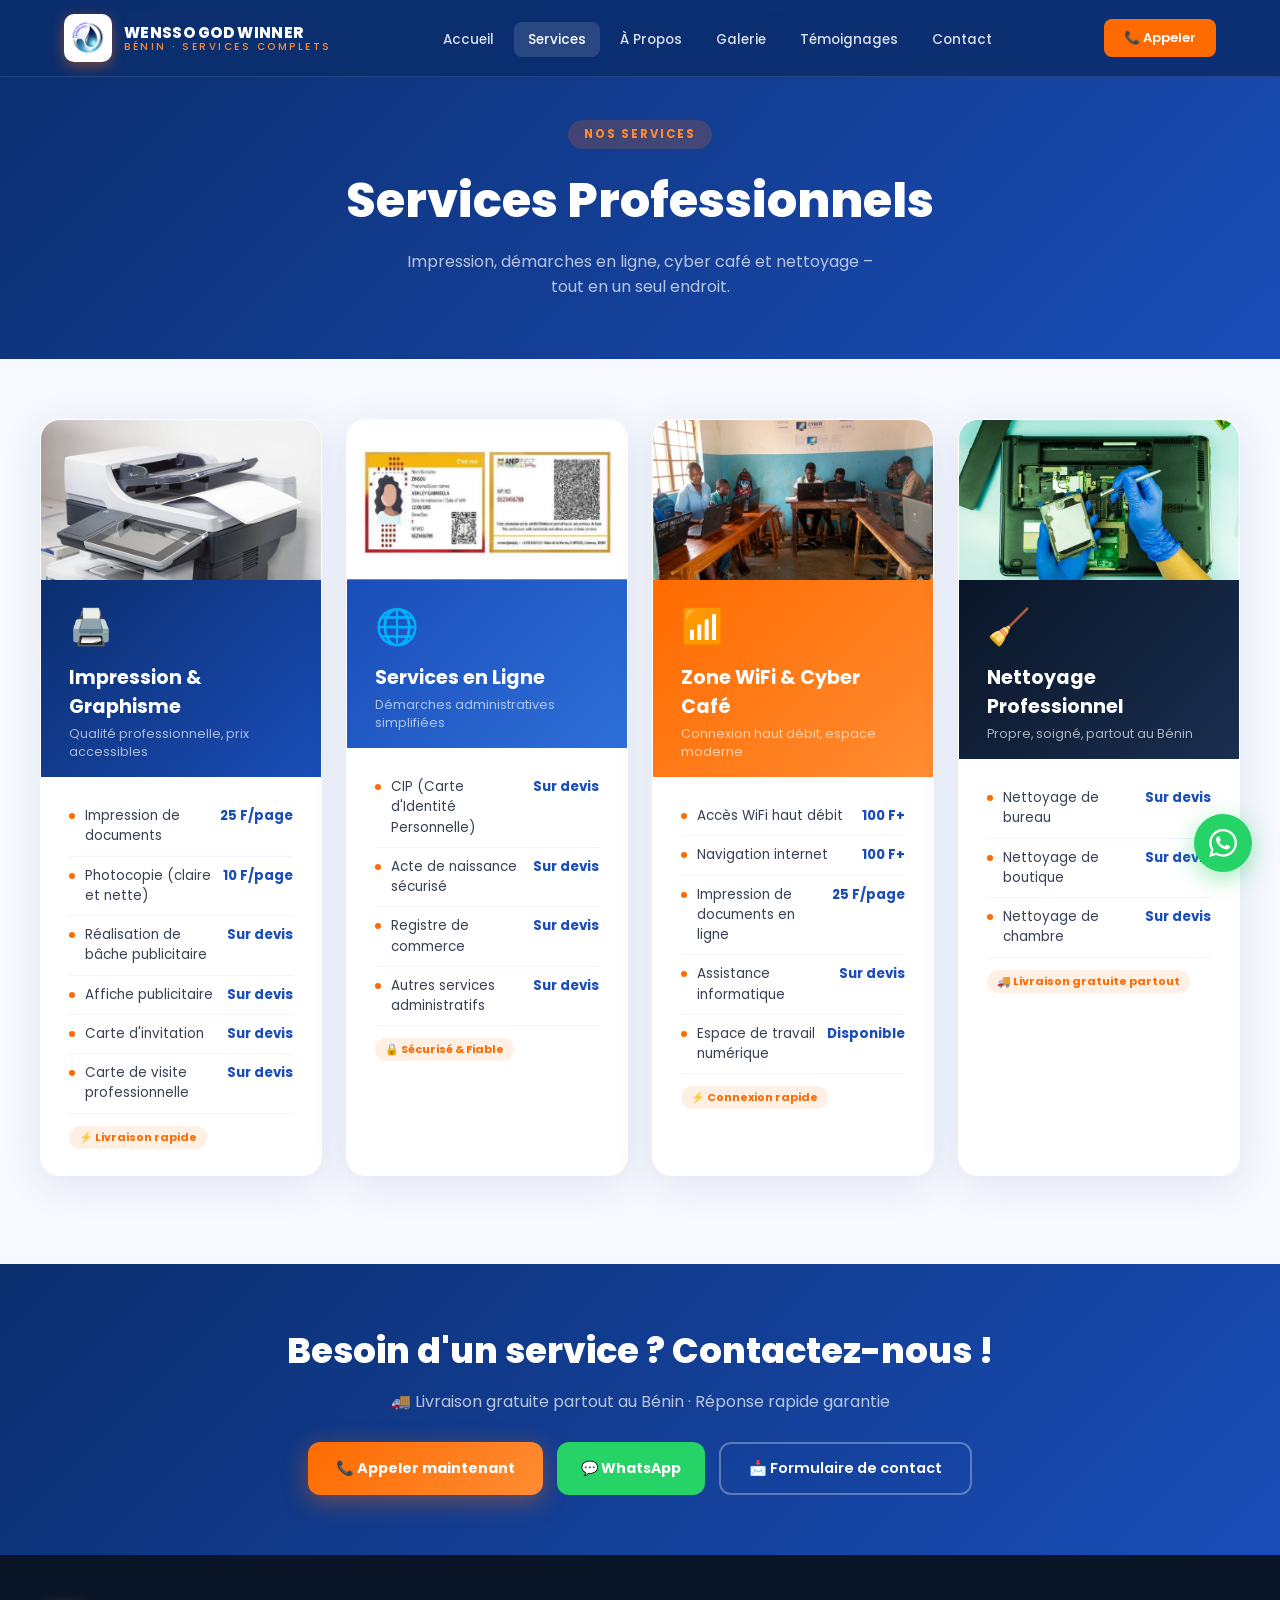
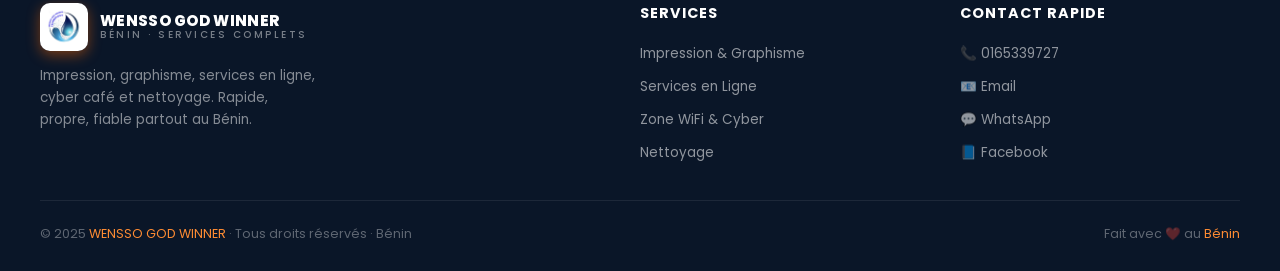
<file: services.html>
<!DOCTYPE html>
<html lang="fr">
<head>
<meta charset="UTF-8">
<meta name="viewport" content="width=device-width, initial-scale=1.0">
<title>Services – WENSSO GOD WINNER</title>
<link rel="stylesheet" href="style.css">
<style>
#services-page{background:var(--off-white);padding:60px 24px 88px}
.services-grid{display:grid;grid-template-columns:repeat(auto-fit,minmax(280px,1fr));gap:24px}
.service-cat{background:#fff;border-radius:20px;overflow:hidden;box-shadow:var(--shadow);transition:.3s;border:1.5px solid transparent}
.service-cat:hover{transform:translateY(-6px);box-shadow:0 20px 60px rgba(11,46,110,.15);border-color:rgba(46,111,217,.15)}
.sc-img{width:100%;height:160px;object-fit:cover;display:block}
.sc-header{padding:20px 28px 16px}
.sc-icon{font-size:2.2rem;margin-bottom:10px;display:block}
.sc-title{font-family:'Poppins',sans-serif;font-weight:700;font-size:1.2rem;color:#fff;margin-bottom:4px}
.sc-sub{color:rgba(255,255,255,.65);font-size:12.5px}
.sc-body{padding:20px 28px 26px}
.sc-item{display:flex;align-items:flex-start;gap:10px;padding:9px 0;border-bottom:1px solid #F0F4FF}
.sc-item:last-child{border-bottom:none}
.sc-dot{width:6px;height:6px;min-width:6px;background:var(--orange);border-radius:50%;margin-top:7px}
.sc-text{font-size:13.5px;color:#374151;line-height:1.5;flex:1}
.sc-price{font-weight:700;color:var(--blue-mid);font-size:13.5px;white-space:nowrap}
.sc-badge{display:inline-block;background:rgba(255,107,0,.1);color:var(--orange);font-size:11px;font-weight:700;padding:3px 10px;border-radius:20px;margin-top:12px}
.cta-strip{background:linear-gradient(135deg,var(--blue),var(--blue-mid));padding:60px 24px;text-align:center;color:#fff}
.cta-strip h2{font-family:'Poppins',sans-serif;font-weight:800;font-size:clamp(1.5rem,4vw,2.2rem);margin-bottom:12px}
.cta-strip p{color:rgba(255,255,255,.7);margin-bottom:28px}
.cta-btns{display:flex;justify-content:center;flex-wrap:wrap;gap:14px}
</style>
</head>
<body>

<nav>
  <div class="nav-inner">
    <a href="index.html" class="logo-wrap">
      <img src="logo.jpg" alt="WGW Logo" class="logo-mark-img">
      <div class="logo-text">WENSSO GOD WINNER<span>Bénin · Services Complets</span></div>
    </a>
    <ul class="nav-links">
      <li><a href="index.html">Accueil</a></li>
      <li><a href="services.html" class="active">Services</a></li>
      <li><a href="apropos.html">À Propos</a></li>
      <li><a href="galerie.html">Galerie</a></li>
      <li><a href="temoignages.html">Témoignages</a></li>
      <li><a href="contact.html">Contact</a></li>
    </ul>
    <a href="tel:+22965339727" class="nav-cta">📞 Appeler</a>
    <div class="burger" onclick="toggleMenu()"><span></span><span></span><span></span></div>
  </div>
</nav>
<div class="mobile-menu" id="mobileMenu">
  <a href="index.html" onclick="closeMenu()">🏠 Accueil</a>
  <a href="services.html" onclick="closeMenu()">🛠️ Services</a>
  <a href="apropos.html" onclick="closeMenu()">ℹ️ À Propos</a>
  <a href="galerie.html" onclick="closeMenu()">🖼️ Galerie</a>
  <a href="temoignages.html" onclick="closeMenu()">⭐ Témoignages</a>
  <a href="contact.html" onclick="closeMenu()">📩 Contact</a>
  <a href="tel:+22965339727" style="background:var(--orange);margin-top:8px;font-weight:700">📞 Appeler</a>
  <a href="https://wa.me/22965339727" target="_blank" style="background:#25D366;font-weight:700">💬 WhatsApp</a>
</div>

<div class="page-hero">
  <div class="section-tag">Nos Services</div>
  <h1>Services Professionnels</h1>
  <p>Impression, démarches en ligne, cyber café et nettoyage – tout en un seul endroit.</p>
</div>

<section id="services-page">
  <div class="inner">
    <div class="services-grid">

      <!-- Impression & Graphisme -->
      <div class="service-cat reveal">
        <img src="imp_1.jpeg" alt="Impression & Graphisme" class="sc-img">
        <div class="sc-header" style="background:linear-gradient(135deg,var(--blue),var(--blue-mid))">
          <span class="sc-icon">🖨️</span>
          <div class="sc-title">Impression & Graphisme</div>
          <div class="sc-sub">Qualité professionnelle, prix accessibles</div>
        </div>
        <div class="sc-body">
          <div class="sc-item"><div class="sc-dot"></div><div class="sc-text">Impression de documents</div><div class="sc-price">25 F/page</div></div>
          <div class="sc-item"><div class="sc-dot"></div><div class="sc-text">Photocopie (claire et nette)</div><div class="sc-price">10 F/page</div></div>
          <div class="sc-item"><div class="sc-dot"></div><div class="sc-text">Réalisation de bâche publicitaire</div><div class="sc-price">Sur devis</div></div>
          <div class="sc-item"><div class="sc-dot"></div><div class="sc-text">Affiche publicitaire</div><div class="sc-price">Sur devis</div></div>
          <div class="sc-item"><div class="sc-dot"></div><div class="sc-text">Carte d'invitation</div><div class="sc-price">Sur devis</div></div>
          <div class="sc-item"><div class="sc-dot"></div><div class="sc-text">Carte de visite professionnelle</div><div class="sc-price">Sur devis</div></div>
          <span class="sc-badge">⚡ Livraison rapide</span>
        </div>
      </div>

      <!-- Services en ligne -->
      <div class="service-cat reveal">
        <img src="cip_1.jpeg" alt="Services en Ligne" class="sc-img">
        <div class="sc-header" style="background:linear-gradient(135deg,#1A4DB8,#2E6FD9)">
          <span class="sc-icon">🌐</span>
          <div class="sc-title">Services en Ligne</div>
          <div class="sc-sub">Démarches administratives simplifiées</div>
        </div>
        <div class="sc-body">
          <div class="sc-item"><div class="sc-dot"></div><div class="sc-text">CIP (Carte d'Identité Personnelle)</div><div class="sc-price">Sur devis</div></div>
          <div class="sc-item"><div class="sc-dot"></div><div class="sc-text">Acte de naissance sécurisé</div><div class="sc-price">Sur devis</div></div>
          <div class="sc-item"><div class="sc-dot"></div><div class="sc-text">Registre de commerce</div><div class="sc-price">Sur devis</div></div>
          <div class="sc-item"><div class="sc-dot"></div><div class="sc-text">Autres services administratifs</div><div class="sc-price">Sur devis</div></div>
          <span class="sc-badge">🔒 Sécurisé & Fiable</span>
        </div>
      </div>

      <!-- WiFi & Cyber -->
      <div class="service-cat reveal">
        <img src="serv_2.png" alt="WiFi & Cyber Café" class="sc-img">
        <div class="sc-header" style="background:linear-gradient(135deg,var(--orange),var(--orange-light))">
          <span class="sc-icon">📶</span>
          <div class="sc-title">Zone WiFi & Cyber Café</div>
          <div class="sc-sub">Connexion haut débit, espace moderne</div>
        </div>
        <div class="sc-body">
          <div class="sc-item"><div class="sc-dot"></div><div class="sc-text">Accès WiFi haut débit</div><div class="sc-price">100 F+</div></div>
          <div class="sc-item"><div class="sc-dot"></div><div class="sc-text">Navigation internet</div><div class="sc-price">100 F+</div></div>
          <div class="sc-item"><div class="sc-dot"></div><div class="sc-text">Impression de documents en ligne</div><div class="sc-price">25 F/page</div></div>
          <div class="sc-item"><div class="sc-dot"></div><div class="sc-text">Assistance informatique</div><div class="sc-price">Sur devis</div></div>
          <div class="sc-item"><div class="sc-dot"></div><div class="sc-text">Espace de travail numérique</div><div class="sc-price">Disponible</div></div>
          <span class="sc-badge">⚡ Connexion rapide</span>
        </div>
      </div>

      <!-- Nettoyage -->
      <div class="service-cat reveal">
        <img src="net_1.jpg" alt="Nettoyage Professionnel" class="sc-img">
        <div class="sc-header" style="background:linear-gradient(135deg,#0A1628,#1A2E50)">
          <span class="sc-icon">🧹</span>
          <div class="sc-title">Nettoyage Professionnel</div>
          <div class="sc-sub">Propre, soigné, partout au Bénin</div>
        </div>
        <div class="sc-body">
          <div class="sc-item"><div class="sc-dot"></div><div class="sc-text">Nettoyage de bureau</div><div class="sc-price">Sur devis</div></div>
          <div class="sc-item"><div class="sc-dot"></div><div class="sc-text">Nettoyage de boutique</div><div class="sc-price">Sur devis</div></div>
          <div class="sc-item"><div class="sc-dot"></div><div class="sc-text">Nettoyage de chambre</div><div class="sc-price">Sur devis</div></div>
          <span class="sc-badge">🚚 Livraison gratuite partout</span>
        </div>
      </div>

    </div>
  </div>
</section>

<!-- CTA -->
<div class="cta-strip">
  <h2>Besoin d'un service ? Contactez-nous !</h2>
  <p>🚚 Livraison gratuite partout au Bénin · Réponse rapide garantie</p>
  <div class="cta-btns">
    <a href="tel:+22965339727" class="btn-primary">📞 Appeler maintenant</a>
    <a href="https://wa.me/22965339727" target="_blank" class="btn-wa">💬 WhatsApp</a>
    <a href="contact.html" class="btn-outline">📩 Formulaire de contact</a>
  </div>
</div>

<footer>
  <div class="footer-inner">
    <div>
      <a href="index.html" class="logo-wrap">
        <img src="logo.jpg" alt="WGW Logo" class="logo-mark-img">
        <div class="logo-text" style="color:#fff">WENSSO GOD WINNER<span style="color:rgba(255,255,255,.45)">Bénin · Services Complets</span></div>
      </a>
      <p class="footer-desc">Impression, graphisme, services en ligne, cyber café et nettoyage. Rapide, propre, fiable partout au Bénin.</p>
    </div>
    <div class="footer-col"><h4>Services</h4><ul>
      <li><a href="services.html">Impression & Graphisme</a></li>
      <li><a href="services.html">Services en Ligne</a></li>
      <li><a href="services.html">Zone WiFi & Cyber</a></li>
      <li><a href="services.html">Nettoyage</a></li>
    </ul></div>
    <div class="footer-col"><h4>Contact Rapide</h4><ul>
      <li><a href="tel:+22965339727">📞 0165339727</a></li>
      <li><a href="mailto:ahononwenceslas@gmail.com">📧 Email</a></li>
      <li><a href="https://wa.me/22965339727" target="_blank">💬 WhatsApp</a></li>
      <li><a href="https://www.facebook.com/profile.php?id=100086452178644" target="_blank">📘 Facebook</a></li>
    </ul></div>
  </div>
  <div class="footer-bottom">
    <p>© 2025 <span>WENSSO GOD WINNER</span> · Tous droits réservés · Bénin</p>
    <p>Fait avec ❤️ au <span>Bénin</span></p>
  </div>
</footer>

<a href="https://wa.me/22965339727" class="wa-float" target="_blank" aria-label="WhatsApp">
  <div class="wa-float-tooltip">Écrire sur WhatsApp</div>
  <svg viewBox="0 0 24 24"><path d="M17.472 14.382c-.297-.149-1.758-.867-2.03-.967-.273-.099-.471-.148-.67.15-.197.297-.767.966-.94 1.164-.173.199-.347.223-.644.075-.297-.15-1.255-.463-2.39-1.475-.883-.788-1.48-1.761-1.653-2.059-.173-.297-.018-.458.13-.606.134-.133.298-.347.446-.52.149-.174.198-.298.298-.497.099-.198.05-.371-.025-.52-.075-.149-.669-1.612-.916-2.207-.242-.579-.487-.5-.669-.51-.173-.008-.371-.01-.57-.01-.198 0-.52.074-.792.372-.272.297-1.04 1.016-1.04 2.479 0 1.462 1.065 2.875 1.213 3.074.149.198 2.096 3.2 5.077 4.487.709.306 1.262.489 1.694.625.712.227 1.36.195 1.871.118.571-.085 1.758-.719 2.006-1.413.248-.694.248-1.289.173-1.413-.074-.124-.272-.198-.57-.347m-5.421 7.403h-.004a9.87 9.87 0 01-5.031-1.378l-.361-.214-3.741.982.998-3.648-.235-.374a9.86 9.86 0 01-1.51-5.26c.001-5.45 4.436-9.884 9.888-9.884 2.64 0 5.122 1.03 6.988 2.898a9.825 9.825 0 012.893 6.994c-.003 5.45-4.437 9.884-9.885 9.884m8.413-18.297A11.815 11.815 0 0012.05 0C5.495 0 .16 5.335.157 11.892c0 2.096.547 4.142 1.588 5.945L.057 24l6.305-1.654a11.882 11.882 0 005.683 1.448h.005c6.554 0 11.89-5.335 11.893-11.893a11.821 11.821 0 00-3.48-8.413z"/></svg>
</a>
<script src="main.js"></script>
</body>
</html>
</file>
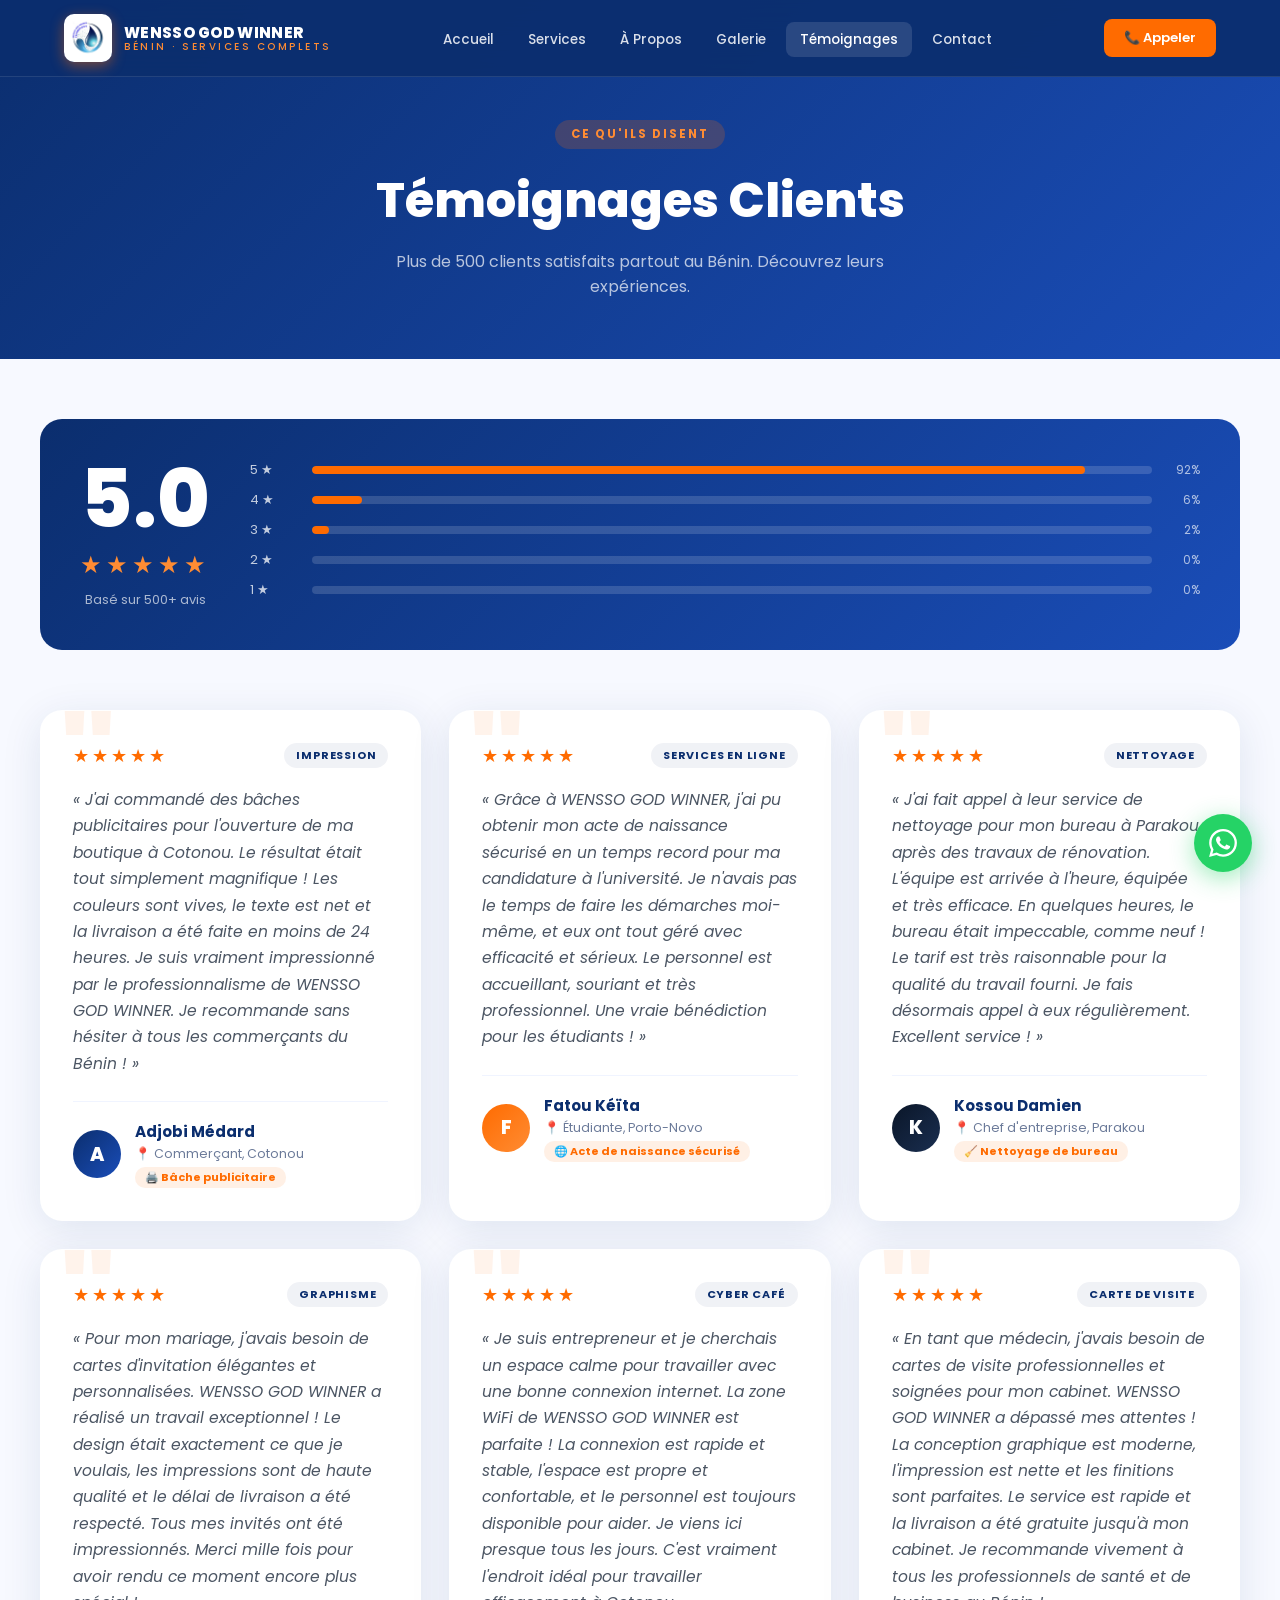
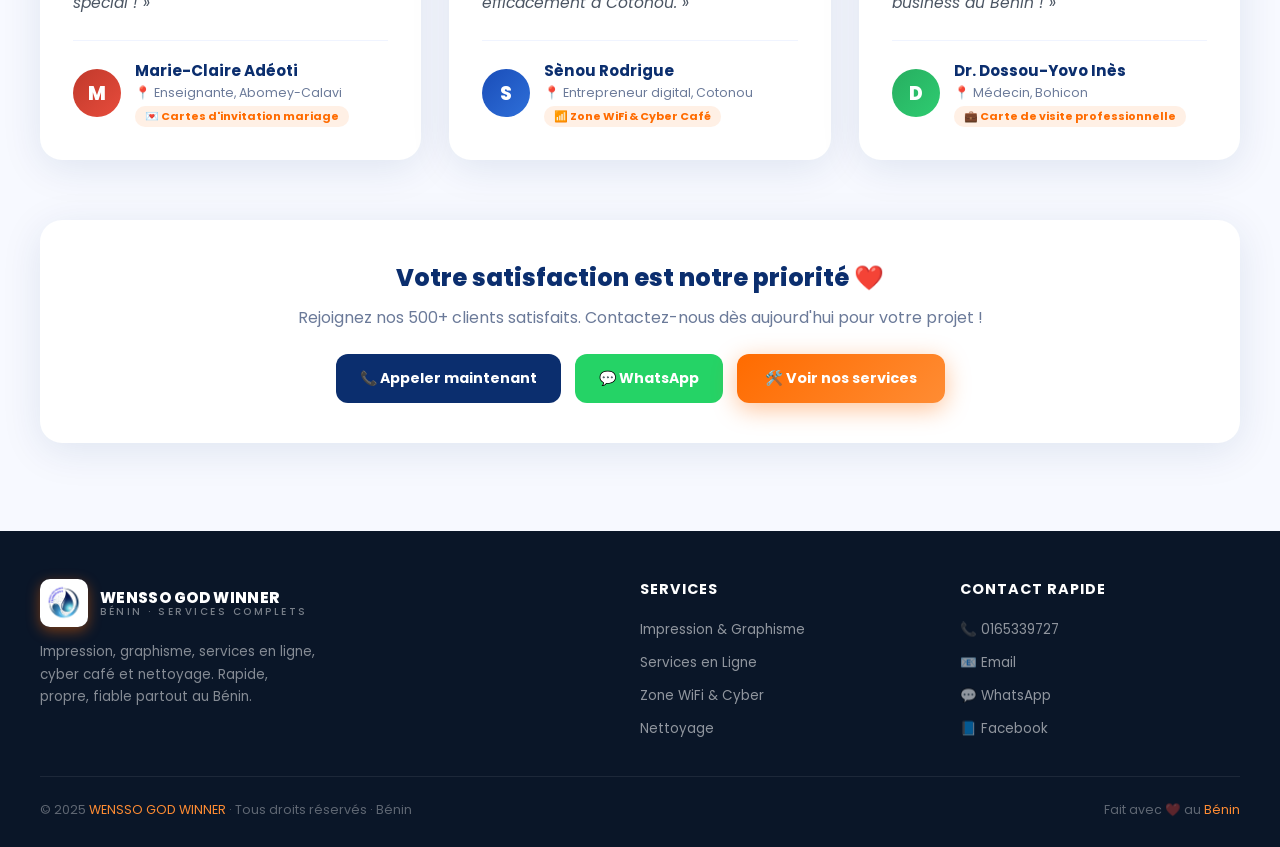
<file: temoignages.html>
<!DOCTYPE html>
<html lang="fr">
<head>
<meta charset="UTF-8">
<meta name="viewport" content="width=device-width, initial-scale=1.0">
<title>Témoignages – WENSSO GOD WINNER</title>
<link rel="stylesheet" href="style.css">
<style>
#testi-page{background:var(--off-white);padding:60px 24px 88px}
.testi-big-grid{display:grid;grid-template-columns:repeat(auto-fit,minmax(320px,1fr));gap:28px}
.testi-big-card{background:#fff;border-radius:22px;padding:32px;box-shadow:var(--shadow);transition:.3s;border:1.5px solid transparent;position:relative;overflow:hidden}
.testi-big-card::before{content:'"';position:absolute;top:-10px;left:18px;font-size:8rem;color:rgba(255,107,0,.08);font-family:'Poppins',sans-serif;font-weight:800;line-height:1;pointer-events:none}
.testi-big-card:hover{transform:translateY(-5px);box-shadow:0 24px 60px rgba(11,46,110,.14);border-color:rgba(255,107,0,.2)}
.tbc-top{display:flex;justify-content:space-between;align-items:flex-start;margin-bottom:18px}
.tbc-stars{color:var(--orange);font-size:1.1rem;letter-spacing:3px}
.tbc-badge{background:rgba(11,46,110,.06);color:var(--blue);font-size:11px;font-weight:700;padding:4px 12px;border-radius:20px;text-transform:uppercase;letter-spacing:.8px}
.tbc-text{color:#4B5563;font-size:.97rem;line-height:1.7;font-style:italic;margin-bottom:24px;position:relative;z-index:1}
.tbc-author{display:flex;align-items:center;gap:14px;padding-top:18px;border-top:1px solid #F0F4FF}
.tbc-avatar{width:48px;height:48px;border-radius:50%;display:flex;align-items:center;justify-content:center;font-family:'Poppins',sans-serif;font-weight:800;color:#fff;font-size:1.2rem;flex-shrink:0}
.tbc-name{font-family:'Poppins',sans-serif;font-weight:700;color:var(--blue);font-size:.95rem}
.tbc-role{font-size:12.5px;color:var(--gray);margin-top:2px}
.tbc-service{display:inline-block;background:rgba(255,107,0,.1);color:var(--orange);font-size:11px;font-weight:700;padding:2px 10px;border-radius:10px;margin-top:4px}

/* Rating summary */
.rating-summary{background:linear-gradient(135deg,var(--blue),var(--blue-mid));border-radius:22px;padding:40px;display:grid;grid-template-columns:auto 1fr;gap:40px;align-items:center;margin-bottom:60px;color:#fff}
.rs-score{text-align:center}
.rs-big{font-family:'Poppins',sans-serif;font-weight:800;font-size:5rem;color:#fff;line-height:1}
.rs-stars{color:var(--orange-light);font-size:1.5rem;letter-spacing:4px;margin:8px 0}
.rs-count{color:rgba(255,255,255,.65);font-size:13px}
.rs-bars{flex:1}
.rs-row{display:flex;align-items:center;gap:12px;margin-bottom:10px}
.rs-label{color:rgba(255,255,255,.75);font-size:13px;min-width:50px}
.rs-bar-wrap{flex:1;background:rgba(255,255,255,.15);border-radius:10px;height:8px;overflow:hidden}
.rs-bar{background:var(--orange);height:8px;border-radius:10px}
.rs-pct{color:rgba(255,255,255,.65);font-size:12px;min-width:36px;text-align:right}

/* CTA */
.testi-cta{background:var(--white);border-radius:22px;padding:40px;text-align:center;box-shadow:var(--shadow);margin-top:60px}
.testi-cta h3{font-family:'Poppins',sans-serif;font-weight:800;font-size:1.5rem;color:var(--blue);margin-bottom:10px}
.testi-cta p{color:var(--gray);margin-bottom:24px}
.cta-btns{display:flex;justify-content:center;flex-wrap:wrap;gap:14px}

@media(max-width:700px){
  .rating-summary{grid-template-columns:1fr;gap:24px;text-align:center}
  .rs-row{justify-content:center}
}
</style>
</head>
<body>

<nav>
  <div class="nav-inner">
    <a href="index.html" class="logo-wrap">
      <img src="logo.jpg" alt="WGW Logo" class="logo-mark-img">
      <div class="logo-text">WENSSO GOD WINNER<span>Bénin · Services Complets</span></div>
    </a>
    <ul class="nav-links">
      <li><a href="index.html">Accueil</a></li>
      <li><a href="services.html">Services</a></li>
      <li><a href="apropos.html">À Propos</a></li>
      <li><a href="galerie.html">Galerie</a></li>
      <li><a href="temoignages.html" class="active">Témoignages</a></li>
      <li><a href="contact.html">Contact</a></li>
    </ul>
    <a href="tel:+22965339727" class="nav-cta">📞 Appeler</a>
    <div class="burger" onclick="toggleMenu()"><span></span><span></span><span></span></div>
  </div>
</nav>
<div class="mobile-menu" id="mobileMenu">
  <a href="index.html" onclick="closeMenu()">🏠 Accueil</a>
  <a href="services.html" onclick="closeMenu()">🛠️ Services</a>
  <a href="apropos.html" onclick="closeMenu()">ℹ️ À Propos</a>
  <a href="galerie.html" onclick="closeMenu()">🖼️ Galerie</a>
  <a href="temoignages.html" onclick="closeMenu()">⭐ Témoignages</a>
  <a href="contact.html" onclick="closeMenu()">📩 Contact</a>
  <a href="tel:+22965339727" style="background:var(--orange);margin-top:8px;font-weight:700">📞 Appeler</a>
  <a href="https://wa.me/22965339727" target="_blank" style="background:#25D366;font-weight:700">💬 WhatsApp</a>
</div>

<div class="page-hero" style="background:linear-gradient(135deg,var(--blue),var(--blue-mid))">
  <div class="section-tag" style="background:rgba(255,107,0,.2);color:var(--orange-light)">Ce qu'ils disent</div>
  <h1 style="color:#fff">Témoignages Clients</h1>
  <p style="color:rgba(255,255,255,.7)">Plus de 500 clients satisfaits partout au Bénin. Découvrez leurs expériences.</p>
</div>

<section id="testi-page">
  <div class="inner">

    <!-- Rating Summary -->
    <div class="rating-summary reveal">
      <div class="rs-score">
        <div class="rs-big">5.0</div>
        <div class="rs-stars">★★★★★</div>
        <div class="rs-count">Basé sur 500+ avis</div>
      </div>
      <div class="rs-bars">
        <div class="rs-row"><span class="rs-label">5 ★</span><div class="rs-bar-wrap"><div class="rs-bar" style="width:92%"></div></div><span class="rs-pct">92%</span></div>
        <div class="rs-row"><span class="rs-label">4 ★</span><div class="rs-bar-wrap"><div class="rs-bar" style="width:6%"></div></div><span class="rs-pct">6%</span></div>
        <div class="rs-row"><span class="rs-label">3 ★</span><div class="rs-bar-wrap"><div class="rs-bar" style="width:2%"></div></div><span class="rs-pct">2%</span></div>
        <div class="rs-row"><span class="rs-label">2 ★</span><div class="rs-bar-wrap"><div class="rs-bar" style="width:0%"></div></div><span class="rs-pct">0%</span></div>
        <div class="rs-row"><span class="rs-label">1 ★</span><div class="rs-bar-wrap"><div class="rs-bar" style="width:0%"></div></div><span class="rs-pct">0%</span></div>
      </div>
    </div>

    <!-- 6 TÉMOIGNAGES COMPLETS -->
    <div class="testi-big-grid">

      <!-- 1 -->
      <div class="testi-big-card reveal">
        <div class="tbc-top">
          <div class="tbc-stars">★★★★★</div>
          <div class="tbc-badge">Impression</div>
        </div>
        <p class="tbc-text">« J'ai commandé des bâches publicitaires pour l'ouverture de ma boutique à Cotonou. Le résultat était tout simplement magnifique ! Les couleurs sont vives, le texte est net et la livraison a été faite en moins de 24 heures. Je suis vraiment impressionné par le professionnalisme de WENSSO GOD WINNER. Je recommande sans hésiter à tous les commerçants du Bénin ! »</p>
        <div class="tbc-author">
          <div class="tbc-avatar" style="background:linear-gradient(135deg,#0B2E6E,#1A4DB8)">A</div>
          <div>
            <div class="tbc-name">Adjobi Médard</div>
            <div class="tbc-role">📍 Commerçant, Cotonou</div>
            <div class="tbc-service">🖨️ Bâche publicitaire</div>
          </div>
        </div>
      </div>

      <!-- 2 -->
      <div class="testi-big-card reveal">
        <div class="tbc-top">
          <div class="tbc-stars">★★★★★</div>
          <div class="tbc-badge">Services en ligne</div>
        </div>
        <p class="tbc-text">« Grâce à WENSSO GOD WINNER, j'ai pu obtenir mon acte de naissance sécurisé en un temps record pour ma candidature à l'université. Je n'avais pas le temps de faire les démarches moi-même, et eux ont tout géré avec efficacité et sérieux. Le personnel est accueillant, souriant et très professionnel. Une vraie bénédiction pour les étudiants ! »</p>
        <div class="tbc-author">
          <div class="tbc-avatar" style="background:linear-gradient(135deg,#FF6B00,#FF8C33)">F</div>
          <div>
            <div class="tbc-name">Fatou Kéïta</div>
            <div class="tbc-role">📍 Étudiante, Porto-Novo</div>
            <div class="tbc-service">🌐 Acte de naissance sécurisé</div>
          </div>
        </div>
      </div>

      <!-- 3 -->
      <div class="testi-big-card reveal">
        <div class="tbc-top">
          <div class="tbc-stars">★★★★★</div>
          <div class="tbc-badge">Nettoyage</div>
        </div>
        <p class="tbc-text">« J'ai fait appel à leur service de nettoyage pour mon bureau à Parakou après des travaux de rénovation. L'équipe est arrivée à l'heure, équipée et très efficace. En quelques heures, le bureau était impeccable, comme neuf ! Le tarif est très raisonnable pour la qualité du travail fourni. Je fais désormais appel à eux régulièrement. Excellent service ! »</p>
        <div class="tbc-author">
          <div class="tbc-avatar" style="background:linear-gradient(135deg,#0A1628,#1A2E50)">K</div>
          <div>
            <div class="tbc-name">Kossou Damien</div>
            <div class="tbc-role">📍 Chef d'entreprise, Parakou</div>
            <div class="tbc-service">🧹 Nettoyage de bureau</div>
          </div>
        </div>
      </div>

      <!-- 4 -->
      <div class="testi-big-card reveal">
        <div class="tbc-top">
          <div class="tbc-stars">★★★★★</div>
          <div class="tbc-badge">Graphisme</div>
        </div>
        <p class="tbc-text">« Pour mon mariage, j'avais besoin de cartes d'invitation élégantes et personnalisées. WENSSO GOD WINNER a réalisé un travail exceptionnel ! Le design était exactement ce que je voulais, les impressions sont de haute qualité et le délai de livraison a été respecté. Tous mes invités ont été impressionnés. Merci mille fois pour avoir rendu ce moment encore plus spécial ! »</p>
        <div class="tbc-author">
          <div class="tbc-avatar" style="background:linear-gradient(135deg,#C0392B,#E74C3C)">M</div>
          <div>
            <div class="tbc-name">Marie-Claire Adéoti</div>
            <div class="tbc-role">📍 Enseignante, Abomey-Calavi</div>
            <div class="tbc-service">💌 Cartes d'invitation mariage</div>
          </div>
        </div>
      </div>

      <!-- 5 -->
      <div class="testi-big-card reveal">
        <div class="tbc-top">
          <div class="tbc-stars">★★★★★</div>
          <div class="tbc-badge">Cyber Café</div>
        </div>
        <p class="tbc-text">« Je suis entrepreneur et je cherchais un espace calme pour travailler avec une bonne connexion internet. La zone WiFi de WENSSO GOD WINNER est parfaite ! La connexion est rapide et stable, l'espace est propre et confortable, et le personnel est toujours disponible pour aider. Je viens ici presque tous les jours. C'est vraiment l'endroit idéal pour travailler efficacement à Cotonou. »</p>
        <div class="tbc-author">
          <div class="tbc-avatar" style="background:linear-gradient(135deg,#1A4DB8,#2E6FD9)">S</div>
          <div>
            <div class="tbc-name">Sènou Rodrigue</div>
            <div class="tbc-role">📍 Entrepreneur digital, Cotonou</div>
            <div class="tbc-service">📶 Zone WiFi & Cyber Café</div>
          </div>
        </div>
      </div>

      <!-- 6 -->
      <div class="testi-big-card reveal">
        <div class="tbc-top">
          <div class="tbc-stars">★★★★★</div>
          <div class="tbc-badge">Carte de visite</div>
        </div>
        <p class="tbc-text">« En tant que médecin, j'avais besoin de cartes de visite professionnelles et soignées pour mon cabinet. WENSSO GOD WINNER a dépassé mes attentes ! La conception graphique est moderne, l'impression est nette et les finitions sont parfaites. Le service est rapide et la livraison a été gratuite jusqu'à mon cabinet. Je recommande vivement à tous les professionnels de santé et de business au Bénin ! »</p>
        <div class="tbc-author">
          <div class="tbc-avatar" style="background:linear-gradient(135deg,#27AE60,#2ECC71)">D</div>
          <div>
            <div class="tbc-name">Dr. Dossou-Yovo Inès</div>
            <div class="tbc-role">📍 Médecin, Bohicon</div>
            <div class="tbc-service">💼 Carte de visite professionnelle</div>
          </div>
        </div>
      </div>

    </div>

    <!-- CTA -->
    <div class="testi-cta reveal">
      <h3>Votre satisfaction est notre priorité ❤️</h3>
      <p>Rejoignez nos 500+ clients satisfaits. Contactez-nous dès aujourd'hui pour votre projet !</p>
      <div class="cta-btns">
        <a href="tel:+22965339727" class="btn-call">📞 Appeler maintenant</a>
        <a href="https://wa.me/22965339727" target="_blank" class="btn-wa">💬 WhatsApp</a>
        <a href="services.html" class="btn-primary">🛠️ Voir nos services</a>
      </div>
    </div>

  </div>
</section>

<footer>
  <div class="footer-inner">
    <div>
      <a href="index.html" class="logo-wrap">
        <img src="logo.jpg" alt="WGW Logo" class="logo-mark-img">
        <div class="logo-text" style="color:#fff">WENSSO GOD WINNER<span style="color:rgba(255,255,255,.45)">Bénin · Services Complets</span></div>
      </a>
      <p class="footer-desc">Impression, graphisme, services en ligne, cyber café et nettoyage. Rapide, propre, fiable partout au Bénin.</p>
    </div>
    <div class="footer-col"><h4>Services</h4><ul>
      <li><a href="services.html">Impression & Graphisme</a></li>
      <li><a href="services.html">Services en Ligne</a></li>
      <li><a href="services.html">Zone WiFi & Cyber</a></li>
      <li><a href="services.html">Nettoyage</a></li>
    </ul></div>
    <div class="footer-col"><h4>Contact Rapide</h4><ul>
      <li><a href="tel:+22965339727">📞 0165339727</a></li>
      <li><a href="mailto:ahononwenceslas@gmail.com">📧 Email</a></li>
      <li><a href="https://wa.me/22965339727" target="_blank">💬 WhatsApp</a></li>
      <li><a href="https://www.facebook.com/profile.php?id=100086452178644" target="_blank">📘 Facebook</a></li>
    </ul></div>
  </div>
  <div class="footer-bottom">
    <p>© 2025 <span>WENSSO GOD WINNER</span> · Tous droits réservés · Bénin</p>
    <p>Fait avec ❤️ au <span>Bénin</span></p>
  </div>
</footer>

<a href="https://wa.me/22965339727" class="wa-float" target="_blank" aria-label="WhatsApp">
  <div class="wa-float-tooltip">Écrire sur WhatsApp</div>
  <svg viewBox="0 0 24 24"><path d="M17.472 14.382c-.297-.149-1.758-.867-2.03-.967-.273-.099-.471-.148-.67.15-.197.297-.767.966-.94 1.164-.173.199-.347.223-.644.075-.297-.15-1.255-.463-2.39-1.475-.883-.788-1.48-1.761-1.653-2.059-.173-.297-.018-.458.13-.606.134-.133.298-.347.446-.52.149-.174.198-.298.298-.497.099-.198.05-.371-.025-.52-.075-.149-.669-1.612-.916-2.207-.242-.579-.487-.5-.669-.51-.173-.008-.371-.01-.57-.01-.198 0-.52.074-.792.372-.272.297-1.04 1.016-1.04 2.479 0 1.462 1.065 2.875 1.213 3.074.149.198 2.096 3.2 5.077 4.487.709.306 1.262.489 1.694.625.712.227 1.36.195 1.871.118.571-.085 1.758-.719 2.006-1.413.248-.694.248-1.289.173-1.413-.074-.124-.272-.198-.57-.347m-5.421 7.403h-.004a9.87 9.87 0 01-5.031-1.378l-.361-.214-3.741.982.998-3.648-.235-.374a9.86 9.86 0 01-1.51-5.26c.001-5.45 4.436-9.884 9.888-9.884 2.64 0 5.122 1.03 6.988 2.898a9.825 9.825 0 012.893 6.994c-.003 5.45-4.437 9.884-9.885 9.884m8.413-18.297A11.815 11.815 0 0012.05 0C5.495 0 .16 5.335.157 11.892c0 2.096.547 4.142 1.588 5.945L.057 24l6.305-1.654a11.882 11.882 0 005.683 1.448h.005c6.554 0 11.89-5.335 11.893-11.893a11.821 11.821 0 00-3.48-8.413z"/></svg>
</a>
<script src="main.js"></script>
</body>
</html>
</file>
<file: style.css>
/* ===== WENSSO GOD WINNER – Feuille de style globale ===== */
@import url('https://fonts.googleapis.com/css2?family=Poppins:ital,wght@0,300;0,400;0,500;0,600;0,700;0,800;1,300;1,400&display=swap');

:root{
  --blue:#0B2E6E;
  --blue-mid:#1A4DB8;
  --blue-light:#2E6FD9;
  --orange:#FF6B00;
  --orange-light:#FF8C33;
  --white:#FFFFFF;
  --off-white:#F7F9FF;
  --gray:#6B7A99;
  --dark:#0A1628;
  --shadow:0 8px 40px rgba(11,46,110,.10);
}
*{margin:0;padding:0;box-sizing:border-box}
html{scroll-behavior:smooth}
body{font-family:'Poppins',sans-serif;background:var(--off-white);color:var(--dark);overflow-x:hidden}

/* ─── NAV ─── */
nav{position:fixed;top:0;left:0;width:100%;z-index:1000;backdrop-filter:blur(18px);background:rgba(11,46,110,.92);border-bottom:1.5px solid rgba(255,255,255,.10);transition:.3s}
.nav-inner{max-width:1200px;margin:auto;display:flex;align-items:center;justify-content:space-between;padding:14px 24px}
.logo-wrap{display:flex;align-items:center;gap:12px;text-decoration:none}
.logo-mark-img{width:48px;height:48px;border-radius:10px;object-fit:cover;object-position:center;box-shadow:0 4px 14px rgba(255,107,0,.45);flex-shrink:0}
.logo-text{font-family:'Poppins',sans-serif;font-weight:800;font-size:15px;color:#fff;line-height:1.15;letter-spacing:.3px}
.logo-text span{color:var(--orange-light);display:block;font-size:10px;font-weight:500;letter-spacing:2.5px;text-transform:uppercase}
.nav-links{display:flex;gap:6px;list-style:none}
.nav-links a{color:rgba(255,255,255,.85);text-decoration:none;font-size:13.5px;font-weight:500;padding:8px 14px;border-radius:8px;transition:.2s}
.nav-links a:hover,.nav-links a.active{background:rgba(255,255,255,.12);color:#fff}
.nav-cta{background:var(--orange);color:#fff;padding:9px 20px;border-radius:8px;font-weight:600;font-size:13px;text-decoration:none;transition:.2s}
.nav-cta:hover{background:var(--orange-light)}
.burger{display:none;flex-direction:column;gap:5px;cursor:pointer;padding:6px}
.burger span{width:24px;height:2px;background:#fff;border-radius:2px;transition:.3s}
.mobile-menu{display:none;position:fixed;top:72px;left:0;width:100%;background:var(--blue);z-index:999;padding:20px 24px;flex-direction:column;gap:4px}
.mobile-menu a{color:#fff;text-decoration:none;padding:12px 16px;border-radius:8px;font-weight:500;transition:.2s}
.mobile-menu a:hover{background:rgba(255,255,255,.1)}
.mobile-menu.open{display:flex}

/* ─── SECTIONS ─── */
section{padding:88px 24px}
.section-header{text-align:center;margin-bottom:60px}
.section-tag{display:inline-block;background:rgba(255,107,0,.1);color:var(--orange);font-size:11.5px;font-weight:700;letter-spacing:2px;text-transform:uppercase;padding:6px 16px;border-radius:20px;margin-bottom:14px}
.section-title{font-family:'Poppins',sans-serif;font-weight:800;font-size:clamp(1.8rem,4vw,2.6rem);color:var(--blue);line-height:1.2;margin-bottom:14px}
.section-sub{color:var(--gray);font-size:1rem;max-width:560px;margin:0 auto;line-height:1.65}
.inner{max-width:1200px;margin:auto}

/* ─── BOUTONS ─── */
.btn-primary{background:linear-gradient(135deg,var(--orange),var(--orange-light));color:#fff;padding:14px 28px;border-radius:12px;font-weight:700;font-size:14.5px;text-decoration:none;display:inline-flex;align-items:center;gap:8px;transition:.25s;box-shadow:0 6px 24px rgba(255,107,0,.4)}
.btn-primary:hover{transform:translateY(-2px);box-shadow:0 10px 30px rgba(255,107,0,.5)}
.btn-outline{background:transparent;color:#fff;padding:14px 28px;border-radius:12px;font-weight:600;font-size:14.5px;text-decoration:none;display:inline-flex;align-items:center;gap:8px;border:2px solid rgba(255,255,255,.3);transition:.25s}
.btn-outline:hover{background:rgba(255,255,255,.1);border-color:rgba(255,255,255,.6)}
.btn-call{background:var(--blue);color:#fff;padding:13px 24px;border-radius:12px;font-weight:700;font-size:14px;text-decoration:none;display:inline-flex;align-items:center;gap:8px;transition:.25s}
.btn-call:hover{background:var(--blue-light);transform:translateY(-2px)}
.btn-wa{background:#25D366;color:#fff;padding:13px 24px;border-radius:12px;font-weight:700;font-size:14px;text-decoration:none;display:inline-flex;align-items:center;gap:8px;transition:.25s}
.btn-wa:hover{background:#1fb855;transform:translateY(-2px)}

/* ─── FOOTER ─── */
footer{background:var(--dark);color:rgba(255,255,255,.7);padding:48px 24px 28px}
.footer-inner{max-width:1200px;margin:auto;display:grid;grid-template-columns:2fr 1fr 1fr;gap:40px;margin-bottom:36px}
.footer-desc{font-size:13.5px;line-height:1.65;color:rgba(255,255,255,.5);max-width:280px;margin-top:14px}
.footer-col h4{font-family:'Poppins',sans-serif;font-weight:700;color:#fff;font-size:.9rem;margin-bottom:16px;text-transform:uppercase;letter-spacing:1px}
.footer-col ul{list-style:none;display:flex;flex-direction:column;gap:8px}
.footer-col ul a{color:rgba(255,255,255,.55);text-decoration:none;font-size:13.5px;transition:.2s}
.footer-col ul a:hover{color:var(--orange-light)}
.footer-bottom{border-top:1px solid rgba(255,255,255,.08);padding-top:24px;display:flex;justify-content:space-between;align-items:center;flex-wrap:wrap;gap:8px;max-width:1200px;margin:0 auto}
.footer-bottom p{font-size:12.5px;color:rgba(255,255,255,.35)}
.footer-bottom span{color:var(--orange-light)}

/* ─── WHATSAPP FLOTTANT ─── */
.wa-float{position:fixed;bottom:28px;right:28px;z-index:9999;width:58px;height:58px;background:#25D366;border-radius:50%;display:flex;align-items:center;justify-content:center;text-decoration:none;box-shadow:0 6px 24px rgba(37,211,102,.45);animation:waPulse 2.5s infinite;transition:.25s}
.wa-float svg{width:28px;height:28px;fill:#fff}
.wa-float:hover{transform:scale(1.1);background:#1fb855}
@keyframes waPulse{0%,100%{box-shadow:0 6px 24px rgba(37,211,102,.45)}50%{box-shadow:0 6px 36px rgba(37,211,102,.7),0 0 0 10px rgba(37,211,102,.08)}}
.wa-float-tooltip{position:absolute;right:68px;background:var(--dark);color:#fff;padding:7px 14px;border-radius:8px;font-size:12px;font-weight:600;white-space:nowrap;opacity:0;pointer-events:none;transition:.2s}
.wa-float:hover .wa-float-tooltip{opacity:1}

/* ─── PAGE HERO (pages internes) ─── */
.page-hero{background:linear-gradient(135deg,var(--blue),var(--blue-mid));padding:120px 24px 60px;text-align:center}
.page-hero h1{font-family:'Poppins',sans-serif;font-weight:800;font-size:clamp(2rem,5vw,3rem);color:#fff;margin-bottom:12px}
.page-hero p{color:rgba(255,255,255,.7);font-size:1rem;max-width:500px;margin:0 auto}
.page-hero .section-tag{background:rgba(255,107,0,.2);color:var(--orange-light);margin-bottom:16px}

/* ─── ANIMATIONS ─── */
.reveal{opacity:0;transform:translateY(30px);transition:opacity .6s ease,transform .6s ease}
.reveal.visible{opacity:1;transform:translateY(0)}
@keyframes fadeUp{from{opacity:0;transform:translateY(28px)}to{opacity:1;transform:translateY(0)}}
@keyframes fadeRight{from{opacity:0;transform:translateX(28px)}to{opacity:1;transform:translateX(0)}}
@keyframes pulse{0%,100%{transform:scale(1)}50%{transform:scale(1.08)}}
@keyframes blink{0%,100%{opacity:1}50%{opacity:.3}}

/* ─── RESPONSIVE ─── */
@media(max-width:900px){
  .nav-links,.nav-cta{display:none}
  .burger{display:flex}
  .footer-inner{grid-template-columns:1fr}
  .footer-bottom{flex-direction:column;gap:8px;text-align:center}
}
@media(max-width:480px){
  section{padding:60px 16px}
}
</file>
